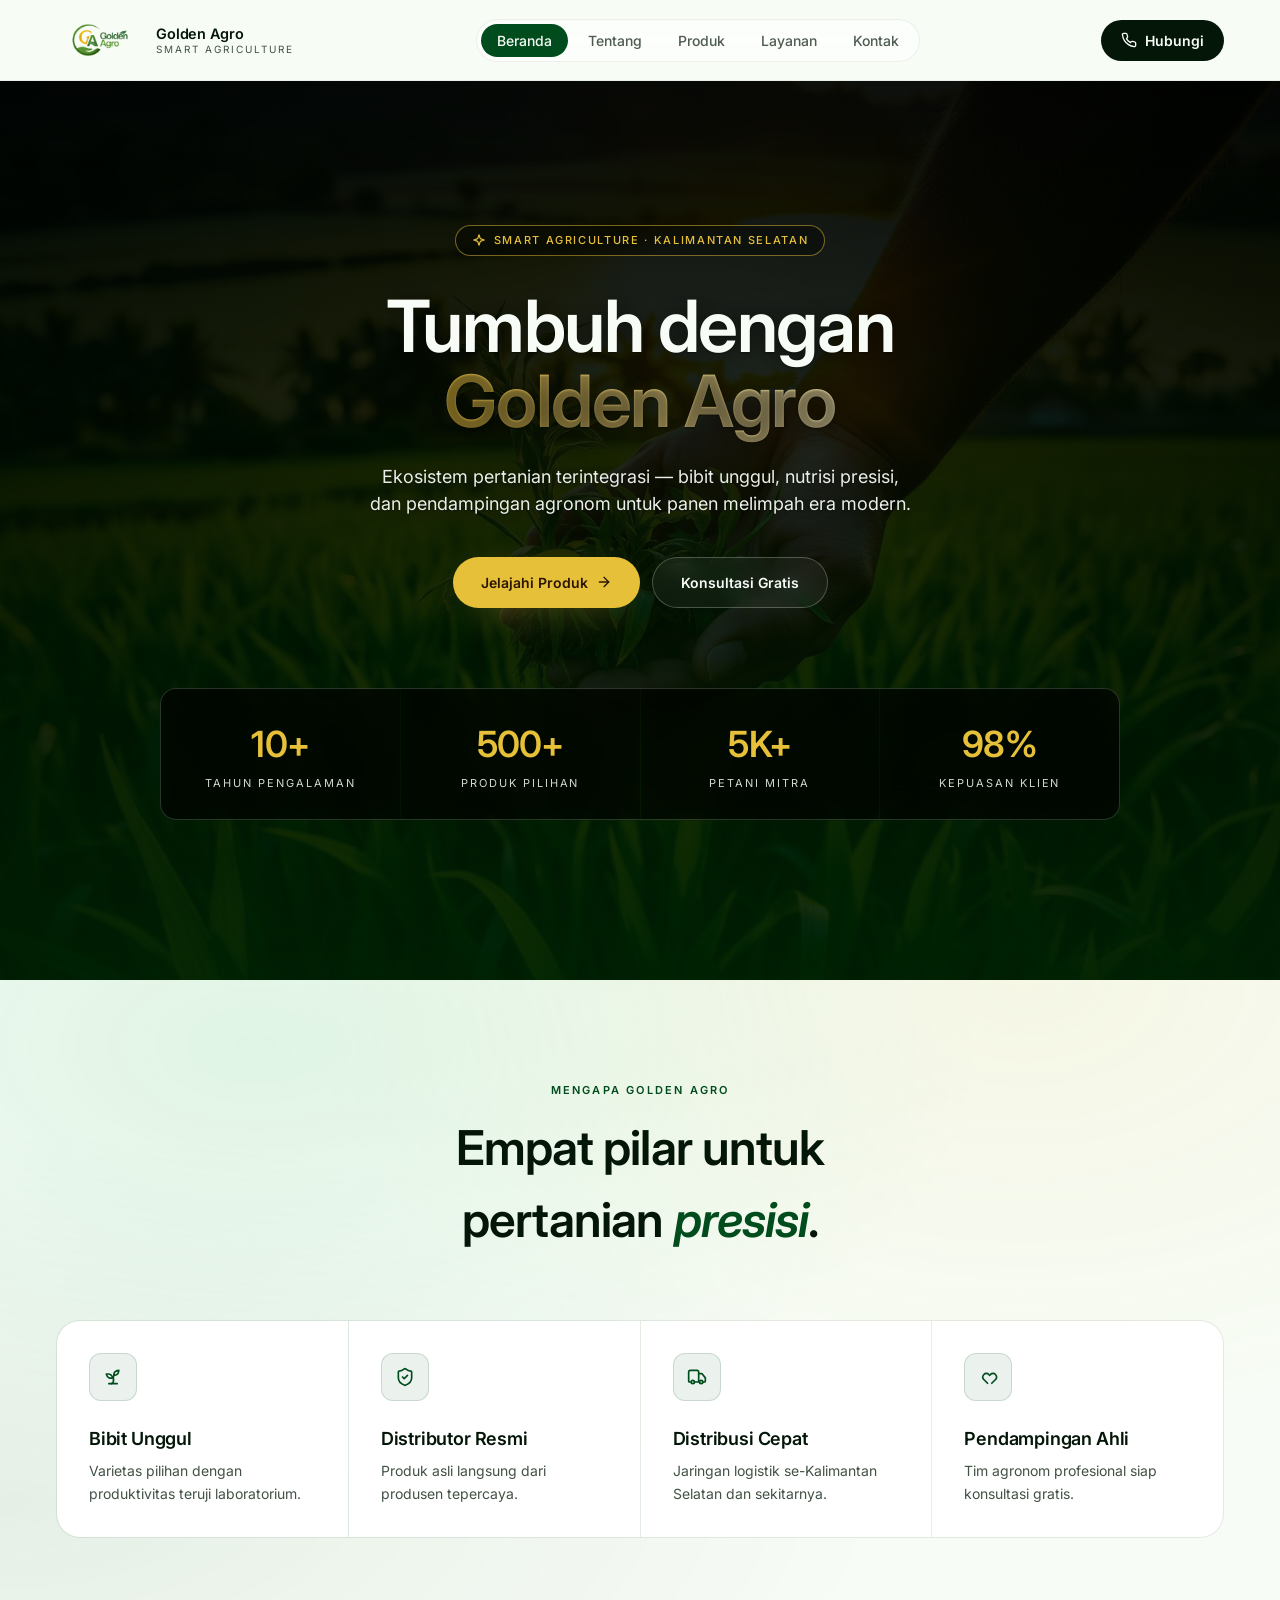
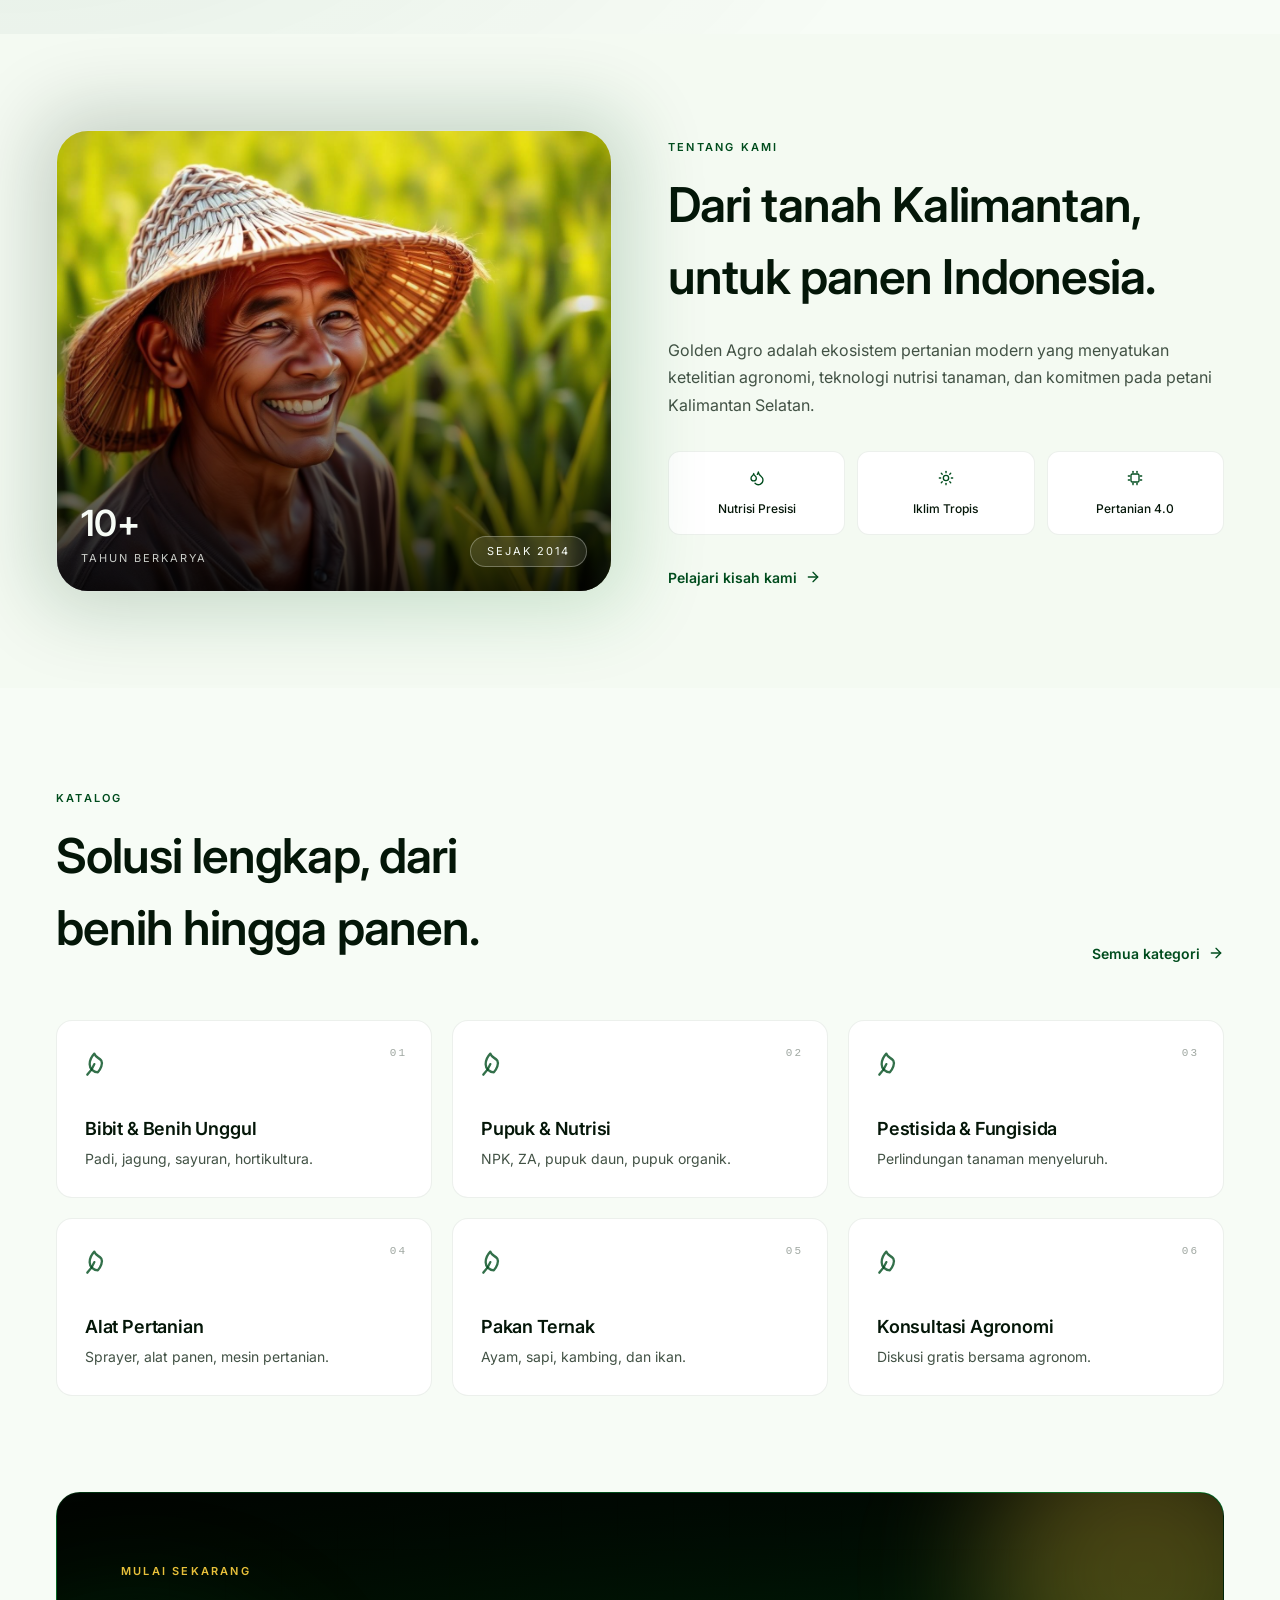
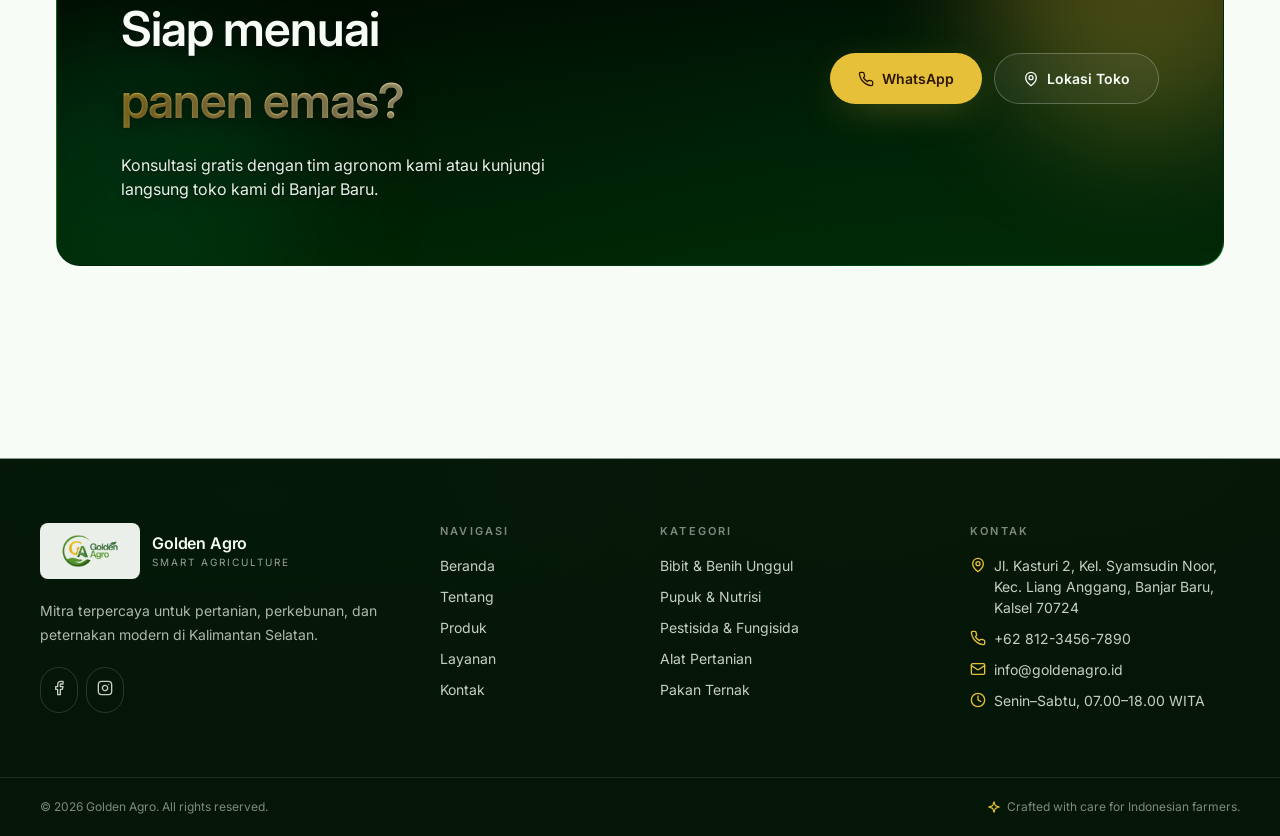
<file: index.html>
<!doctype html>
<html lang="id">
<head>
<meta charset="utf-8">
<meta name="viewport" content="width=device-width, initial-scale=1">
<title>Golden Agro — Pertanian Cerdas untuk Panen Emas</title>
<meta name="description" content="Solusi pertanian modern: bibit unggul, pupuk premium, pestisida, dan alat pertanian. Banjar Baru, Kalimantan Selatan.">
<meta property="og:title" content="Golden Agro — Pertanian Cerdas untuk Panen Emas">
<meta property="og:description" content="Solusi pertanian modern: bibit unggul, pupuk premium, pestisida, dan alat pertanian. Banjar Baru, Kalimantan Selatan.">
<meta property="og:image" content="assets/hero-farm.jpg">
<meta name="twitter:card" content="summary_large_image">
<link rel="preconnect" href="https://fonts.googleapis.com">
<link rel="preconnect" href="https://fonts.gstatic.com" crossorigin>
<link href="https://fonts.googleapis.com/css2?family=Inter:wght@400;500;600;700&display=swap" rel="stylesheet">
<link rel="icon" href="assets/golden-agro-logo.png">
<link rel="stylesheet" href="assets/styles.css">
</head>
<body>
<header class="site-header">
  <div class="container bar">
    <a href="index.html" class="brand">
      <img src="assets/golden-agro-logo.png" alt="Golden Agro logo">
      <div class="meta"><span class="name">Golden Agro</span><span class="tag">Smart Agriculture</span></div>
    </a>
    <nav class="nav-pill" data-nav><a href="index.html" class="active">Beranda</a><a href="tentang.html">Tentang</a><a href="produk.html">Produk</a><a href="layanan.html">Layanan</a><a href="kontak.html">Kontak</a></nav>
    <a class="cta-pill" href="https://wa.me/6281234567890" target="_blank" rel="noreferrer"><svg class="icon" viewBox="0 0 24 24" fill="none" stroke="currentColor" stroke-width="2" stroke-linecap="round" stroke-linejoin="round"><path d="M22 16.92v3a2 2 0 0 1-2.18 2 19.79 19.79 0 0 1-8.63-3.07 19.5 19.5 0 0 1-6-6 19.79 19.79 0 0 1-3.07-8.67A2 2 0 0 1 4.11 2h3a2 2 0 0 1 2 1.72c.127.96.361 1.903.7 2.81a2 2 0 0 1-.45 2.11L8.09 9.91a16 16 0 0 0 6 6l1.27-1.27a2 2 0 0 1 2.11-.45c.907.339 1.85.573 2.81.7A2 2 0 0 1 22 16.92z"/></svg> Hubungi</a>
    <button class="menu-btn" aria-label="menu" data-menu-toggle><svg class="icon-lg" viewBox="0 0 24 24" fill="none" stroke="currentColor" stroke-width="2" stroke-linecap="round" stroke-linejoin="round"><line x1="4" x2="20" y1="12" y2="12"/><line x1="4" x2="20" y1="6" y2="6"/><line x1="4" x2="20" y1="18" y2="18"/></svg></button>
  </div>
  <div class="mobile-nav" data-mobile-nav>
    <nav data-nav><a href="index.html" class="active">Beranda</a><a href="tentang.html">Tentang</a><a href="produk.html">Produk</a><a href="layanan.html">Layanan</a><a href="kontak.html">Kontak</a></nav>
  </div>
</header>
<main>

<section class="hero">
  <div class="hero-bg"><img src="assets/hero-farm.jpg" alt=""></div>
  <div class="hero-overlay"></div>
  <div class="bg-grid"></div>
  <div class="container">
    <span class="eyebrow"><svg class="icon-sm" viewBox="0 0 24 24" fill="none" stroke="currentColor" stroke-width="2" stroke-linecap="round" stroke-linejoin="round"><path d="m12 3-1.9 5.8a2 2 0 0 1-1.3 1.3L3 12l5.8 1.9a2 2 0 0 1 1.3 1.3L12 21l1.9-5.8a2 2 0 0 1 1.3-1.3L21 12l-5.8-1.9a2 2 0 0 1-1.3-1.3Z"/></svg> SMART AGRICULTURE · KALIMANTAN SELATAN</span>
    <h1 class="text-readable">Tumbuh dengan<br><span class="shimmer">Golden Agro</span></h1>
    <p class="text-readable">Ekosistem pertanian terintegrasi — bibit unggul, nutrisi presisi, dan pendampingan agronom untuk panen melimpah era modern.</p>
    <div class="hero-actions">
      <a class="btn btn-gold" href="produk.html">Jelajahi Produk <svg class="icon" viewBox="0 0 24 24" fill="none" stroke="currentColor" stroke-width="2" stroke-linecap="round" stroke-linejoin="round"><path d="M5 12h14"/><path d="m12 5 7 7-7 7"/></svg></a>
      <a class="btn btn-ghost" href="kontak.html">Konsultasi Gratis</a>
    </div>
    <div class="stats">
      <div class="item"><div class="n">10+</div><div class="l">Tahun Pengalaman</div></div>
      <div class="item"><div class="n">500+</div><div class="l">Produk Pilihan</div></div>
      <div class="item"><div class="n">5K+</div><div class="l">Petani Mitra</div></div>
      <div class="item"><div class="n">98%</div><div class="l">Kepuasan Klien</div></div>
    </div>
  </div>
</section>

<section class="block">
  <div class="bg-mesh-overlay"></div>
  <div class="container">
    <div class="section-head">
      <span class="kicker">Mengapa Golden Agro</span>
      <h2 class="h2">Empat pilar untuk pertanian <span class="italic">presisi</span>.</h2>
    </div>
    <div class="pillars">
      <div class="pillar"><div class="ico"><svg class="icon-lg" viewBox="0 0 24 24" fill="none" stroke="currentColor" stroke-width="2" stroke-linecap="round" stroke-linejoin="round"><path d="M7 20h10"/><path d="M10 20c5.5-2.5.8-6.4 3-10"/><path d="M9.5 9.4c1.1.8 1.8 2.2 2.3 3.7-2 .4-3.5.4-4.8-.3-1.2-.6-2.3-1.9-3-4.2 2.8-.5 4.4 0 5.5.8z"/><path d="M14.1 6a7 7 0 0 0-1.1 4c1.9-.1 3.3-.6 4.3-1.4 1-1 1.6-2.3 1.7-4.6-2.7.1-4 1-4.9 2z"/></svg></div><h3>Bibit Unggul</h3><p>Varietas pilihan dengan produktivitas teruji laboratorium.</p></div>
      <div class="pillar"><div class="ico"><svg class="icon-lg" viewBox="0 0 24 24" fill="none" stroke="currentColor" stroke-width="2" stroke-linecap="round" stroke-linejoin="round"><path d="M20 13c0 5-3.5 7.5-7.66 8.95a1 1 0 0 1-.67-.01C7.5 20.5 4 18 4 13V6a1 1 0 0 1 1-1c2 0 4.5-1.2 6.24-2.72a1.17 1.17 0 0 1 1.52 0C14.51 3.81 17 5 19 5a1 1 0 0 1 1 1z"/><path d="m9 12 2 2 4-4"/></svg></div><h3>Distributor Resmi</h3><p>Produk asli langsung dari produsen tepercaya.</p></div>
      <div class="pillar"><div class="ico"><svg class="icon-lg" viewBox="0 0 24 24" fill="none" stroke="currentColor" stroke-width="2" stroke-linecap="round" stroke-linejoin="round"><path d="M14 18V6a2 2 0 0 0-2-2H4a2 2 0 0 0-2 2v11a1 1 0 0 0 1 1h2"/><path d="M15 18H9"/><path d="M19 18h2a1 1 0 0 0 1-1v-3.65a1 1 0 0 0-.22-.624l-3.48-4.35A1 1 0 0 0 17.52 8H14"/><circle cx="17" cy="18" r="2"/><circle cx="7" cy="18" r="2"/></svg></div><h3>Distribusi Cepat</h3><p>Jaringan logistik se-Kalimantan Selatan dan sekitarnya.</p></div>
      <div class="pillar"><div class="ico"><svg class="icon-lg" viewBox="0 0 24 24" fill="none" stroke="currentColor" stroke-width="2" stroke-linecap="round" stroke-linejoin="round"><path d="M11.5 19.5 7 15a4 4 0 0 1 0-6 4 4 0 0 1 6 0l1 1 1-1a4 4 0 0 1 6 0 4 4 0 0 1 0 6l-4.5 4.5"/></svg></div><h3>Pendampingan Ahli</h3><p>Tim agronom profesional siap konsultasi gratis.</p></div>
    </div>
  </div>
</section>

<section class="block alt">
  <div class="container about">
    <div class="about-img">
      <div class="glow"></div>
      <div class="frame">
        <img src="assets/farmer.jpg" alt="Petani mitra Golden Agro" loading="lazy">
        <div class="veil"></div>
        <div class="badge-row">
          <div><div class="big-n">10+</div><div class="small">Tahun Berkarya</div></div>
          <div class="chip">Sejak 2014</div>
        </div>
      </div>
    </div>
    <div class="about-text">
      <span class="kicker">Tentang Kami</span>
      <h2 class="h2">Dari tanah Kalimantan, untuk panen Indonesia.</h2>
      <p>Golden Agro adalah ekosistem pertanian modern yang menyatukan ketelitian agronomi, teknologi nutrisi tanaman, dan komitmen pada petani Kalimantan Selatan.</p>
      <div class="about-bullets">
        <div class="b"><svg class="icon" viewBox="0 0 24 24" fill="none" stroke="currentColor" stroke-width="2" stroke-linecap="round" stroke-linejoin="round"><path d="M7 16.3c2.2 0 4-1.83 4-4.05 0-1.16-.57-2.26-1.71-3.19S7.29 6.75 7 5.3c-.29 1.45-1.14 2.84-2.29 3.76S3 11.1 3 12.25c0 2.22 1.8 4.05 4 4.05z"/><path d="M12.56 6.6A10.97 10.97 0 0 0 14 3.02c.5 2.5 2 4.9 4 6.5s3 3.5 3 5.5a6.98 6.98 0 0 1-11.91 4.97"/></svg><div class="t">Nutrisi Presisi</div></div>
        <div class="b"><svg class="icon" viewBox="0 0 24 24" fill="none" stroke="currentColor" stroke-width="2" stroke-linecap="round" stroke-linejoin="round"><circle cx="12" cy="12" r="4"/><path d="M12 2v2"/><path d="M12 20v2"/><path d="m4.93 4.93 1.41 1.41"/><path d="m17.66 17.66 1.41 1.41"/><path d="M2 12h2"/><path d="M20 12h2"/><path d="m6.34 17.66-1.41 1.41"/><path d="m19.07 4.93-1.41 1.41"/></svg><div class="t">Iklim Tropis</div></div>
        <div class="b"><svg class="icon" viewBox="0 0 24 24" fill="none" stroke="currentColor" stroke-width="2" stroke-linecap="round" stroke-linejoin="round"><rect x="6" y="6" width="12" height="12" rx="2"/><path d="M9 2v2"/><path d="M15 2v2"/><path d="M9 20v2"/><path d="M15 20v2"/><path d="M2 9h2"/><path d="M2 15h2"/><path d="M20 9h2"/><path d="M20 15h2"/></svg><div class="t">Pertanian 4.0</div></div>
      </div>
      <a class="link-arrow" href="tentang.html">Pelajari kisah kami <svg class="icon" viewBox="0 0 24 24" fill="none" stroke="currentColor" stroke-width="2" stroke-linecap="round" stroke-linejoin="round"><path d="M5 12h14"/><path d="m12 5 7 7-7 7"/></svg></a>
    </div>
  </div>
</section>

<section class="block">
  <div class="container">
    <div class="row-head">
      <div style="max-width:560px">
        <span class="kicker">Katalog</span>
        <h2 class="h2" style="margin-top:12px">Solusi lengkap, dari benih hingga panen.</h2>
      </div>
      <a class="link-arrow" href="produk.html">Semua kategori <svg class="icon" viewBox="0 0 24 24" fill="none" stroke="currentColor" stroke-width="2" stroke-linecap="round" stroke-linejoin="round"><path d="M5 12h14"/><path d="m12 5 7 7-7 7"/></svg></a>
    </div>
    <div class="cards">
<div class="card"><div class="num">01</div><div class="leaf"><svg viewBox="0 0 24 24" fill="none" stroke="currentColor" stroke-width="2" stroke-linecap="round" stroke-linejoin="round" width="28" height="28"><path d="M11 20A7 7 0 0 1 4 13c0-2 .7-5.5 4-9 1.5 4 4 3 6 6 1.5 2.5-.5 7-3 10z"/><path d="M2 22c2.5-2.5 4.5-5 6-9"/></svg></div><h3>Bibit & Benih Unggul</h3><p>Padi, jagung, sayuran, hortikultura.</p></div><div class="card"><div class="num">02</div><div class="leaf"><svg viewBox="0 0 24 24" fill="none" stroke="currentColor" stroke-width="2" stroke-linecap="round" stroke-linejoin="round" width="28" height="28"><path d="M11 20A7 7 0 0 1 4 13c0-2 .7-5.5 4-9 1.5 4 4 3 6 6 1.5 2.5-.5 7-3 10z"/><path d="M2 22c2.5-2.5 4.5-5 6-9"/></svg></div><h3>Pupuk & Nutrisi</h3><p>NPK, ZA, pupuk daun, pupuk organik.</p></div><div class="card"><div class="num">03</div><div class="leaf"><svg viewBox="0 0 24 24" fill="none" stroke="currentColor" stroke-width="2" stroke-linecap="round" stroke-linejoin="round" width="28" height="28"><path d="M11 20A7 7 0 0 1 4 13c0-2 .7-5.5 4-9 1.5 4 4 3 6 6 1.5 2.5-.5 7-3 10z"/><path d="M2 22c2.5-2.5 4.5-5 6-9"/></svg></div><h3>Pestisida & Fungisida</h3><p>Perlindungan tanaman menyeluruh.</p></div><div class="card"><div class="num">04</div><div class="leaf"><svg viewBox="0 0 24 24" fill="none" stroke="currentColor" stroke-width="2" stroke-linecap="round" stroke-linejoin="round" width="28" height="28"><path d="M11 20A7 7 0 0 1 4 13c0-2 .7-5.5 4-9 1.5 4 4 3 6 6 1.5 2.5-.5 7-3 10z"/><path d="M2 22c2.5-2.5 4.5-5 6-9"/></svg></div><h3>Alat Pertanian</h3><p>Sprayer, alat panen, mesin pertanian.</p></div><div class="card"><div class="num">05</div><div class="leaf"><svg viewBox="0 0 24 24" fill="none" stroke="currentColor" stroke-width="2" stroke-linecap="round" stroke-linejoin="round" width="28" height="28"><path d="M11 20A7 7 0 0 1 4 13c0-2 .7-5.5 4-9 1.5 4 4 3 6 6 1.5 2.5-.5 7-3 10z"/><path d="M2 22c2.5-2.5 4.5-5 6-9"/></svg></div><h3>Pakan Ternak</h3><p>Ayam, sapi, kambing, dan ikan.</p></div><div class="card"><div class="num">06</div><div class="leaf"><svg viewBox="0 0 24 24" fill="none" stroke="currentColor" stroke-width="2" stroke-linecap="round" stroke-linejoin="round" width="28" height="28"><path d="M11 20A7 7 0 0 1 4 13c0-2 .7-5.5 4-9 1.5 4 4 3 6 6 1.5 2.5-.5 7-3 10z"/><path d="M2 22c2.5-2.5 4.5-5 6-9"/></svg></div><h3>Konsultasi Agronomi</h3><p>Diskusi gratis bersama agronom.</p></div>
    </div>
  </div>
</section>

<section class="container" style="padding-bottom:96px">
  <div class="cta-wrap">
    <div class="hero-overlay"></div>
    <div class="bg-grid"></div>
    <div class="blob a"></div>
    <div class="blob b"></div>
    <div class="cta-inner">
      <div>
        <span class="kicker-gold">Mulai sekarang</span>
        <h2 class="text-readable">Siap menuai <span class="shimmer">panen emas?</span></h2>
        <p class="desc text-readable">Konsultasi gratis dengan tim agronom kami atau kunjungi langsung toko kami di Banjar Baru.</p>
      </div>
      <div class="cta-actions">
        <a class="btn btn-gold" href="https://wa.me/6281234567890" target="_blank" rel="noreferrer"><svg class="icon" viewBox="0 0 24 24" fill="none" stroke="currentColor" stroke-width="2" stroke-linecap="round" stroke-linejoin="round"><path d="M22 16.92v3a2 2 0 0 1-2.18 2 19.79 19.79 0 0 1-8.63-3.07 19.5 19.5 0 0 1-6-6 19.79 19.79 0 0 1-3.07-8.67A2 2 0 0 1 4.11 2h3a2 2 0 0 1 2 1.72c.127.96.361 1.903.7 2.81a2 2 0 0 1-.45 2.11L8.09 9.91a16 16 0 0 0 6 6l1.27-1.27a2 2 0 0 1 2.11-.45c.907.339 1.85.573 2.81.7A2 2 0 0 1 22 16.92z"/></svg> WhatsApp</a>
        <a class="btn btn-ghost" href="kontak.html"><svg class="icon" viewBox="0 0 24 24" fill="none" stroke="currentColor" stroke-width="2" stroke-linecap="round" stroke-linejoin="round"><path d="M20 10c0 6-8 12-8 12s-8-6-8-12a8 8 0 0 1 16 0Z"/><circle cx="12" cy="10" r="3"/></svg> Lokasi Toko</a>
      </div>
    </div>
  </div>
</section>

</main>
<footer class="site-footer">
  <div class="mesh"></div>
  <div class="container grid">
    <div>
      <div class="brand" style="color:var(--background)">
        <img src="assets/golden-agro-logo.png" alt="Golden Agro logo">
        <div><div style="font-weight:600;letter-spacing:-.01em">Golden Agro</div><div style="font-size:10px;text-transform:uppercase;letter-spacing:.2em;color:color-mix(in oklab,var(--background) 60%,transparent)">Smart Agriculture</div></div>
      </div>
      <p class="lead">Mitra terpercaya untuk pertanian, perkebunan, dan peternakan modern di Kalimantan Selatan.</p>
      <div class="socials">
        <a href="#" aria-label="Facebook"><svg class="icon" viewBox="0 0 24 24" fill="none" stroke="currentColor" stroke-width="2" stroke-linecap="round" stroke-linejoin="round"><path d="M18 2h-3a5 5 0 0 0-5 5v3H7v4h3v8h4v-8h3l1-4h-4V7a1 1 0 0 1 1-1h3z"/></svg></a>
        <a href="#" aria-label="Instagram"><svg class="icon" viewBox="0 0 24 24" fill="none" stroke="currentColor" stroke-width="2" stroke-linecap="round" stroke-linejoin="round"><rect width="20" height="20" x="2" y="2" rx="5"/><path d="M16 11.37A4 4 0 1 1 12.63 8 4 4 0 0 1 16 11.37z"/><line x1="17.5" x2="17.51" y1="6.5" y2="6.5"/></svg></a>
      </div>
    </div>
    <div>
      <h4>Navigasi</h4>
      <ul>
        <li><a href="index.html">Beranda</a></li>
        <li><a href="tentang.html">Tentang</a></li>
        <li><a href="produk.html">Produk</a></li>
        <li><a href="layanan.html">Layanan</a></li>
        <li><a href="kontak.html">Kontak</a></li>
      </ul>
    </div>
    <div>
      <h4>Kategori</h4>
      <ul>
        <li>Bibit & Benih Unggul</li><li>Pupuk & Nutrisi</li><li>Pestisida & Fungisida</li><li>Alat Pertanian</li><li>Pakan Ternak</li>
      </ul>
    </div>
    <div>
      <h4>Kontak</h4>
      <ul class="contact-list">
        <li><svg class="icon" viewBox="0 0 24 24" fill="none" stroke="currentColor" stroke-width="2" stroke-linecap="round" stroke-linejoin="round"><path d="M20 10c0 6-8 12-8 12s-8-6-8-12a8 8 0 0 1 16 0Z"/><circle cx="12" cy="10" r="3"/></svg><span>Jl. Kasturi 2, Kel. Syamsudin Noor, Kec. Liang Anggang, Banjar Baru, Kalsel 70724</span></li>
        <li><svg class="icon" viewBox="0 0 24 24" fill="none" stroke="currentColor" stroke-width="2" stroke-linecap="round" stroke-linejoin="round"><path d="M22 16.92v3a2 2 0 0 1-2.18 2 19.79 19.79 0 0 1-8.63-3.07 19.5 19.5 0 0 1-6-6 19.79 19.79 0 0 1-3.07-8.67A2 2 0 0 1 4.11 2h3a2 2 0 0 1 2 1.72c.127.96.361 1.903.7 2.81a2 2 0 0 1-.45 2.11L8.09 9.91a16 16 0 0 0 6 6l1.27-1.27a2 2 0 0 1 2.11-.45c.907.339 1.85.573 2.81.7A2 2 0 0 1 22 16.92z"/></svg><span>+62 812-3456-7890</span></li>
        <li><svg class="icon" viewBox="0 0 24 24" fill="none" stroke="currentColor" stroke-width="2" stroke-linecap="round" stroke-linejoin="round"><rect width="20" height="16" x="2" y="4" rx="2"/><path d="m22 7-8.97 5.7a1.94 1.94 0 0 1-2.06 0L2 7"/></svg><span>info@goldenagro.id</span></li>
        <li><svg class="icon" viewBox="0 0 24 24" fill="none" stroke="currentColor" stroke-width="2" stroke-linecap="round" stroke-linejoin="round"><circle cx="12" cy="12" r="10"/><polyline points="12 6 12 12 16 14"/></svg><span>Senin–Sabtu, 07.00–18.00 WITA</span></li>
      </ul>
    </div>
  </div>
  <div class="bottom">
    <div class="container row">
      <span>© <span data-year></span> Golden Agro. All rights reserved.</span>
      <span class="right"><svg class="icon-sm" viewBox="0 0 24 24" fill="none" stroke="currentColor" stroke-width="2" stroke-linecap="round" stroke-linejoin="round"><path d="m12 3-1.9 5.8a2 2 0 0 1-1.3 1.3L3 12l5.8 1.9a2 2 0 0 1 1.3 1.3L12 21l1.9-5.8a2 2 0 0 1 1.3-1.3L21 12l-5.8-1.9a2 2 0 0 1-1.3-1.3Z"/></svg> Crafted with care for Indonesian farmers.</span>
    </div>
  </div>
</footer>
<script src="assets/main.js" defer></script>
</body>
</html>
</file>
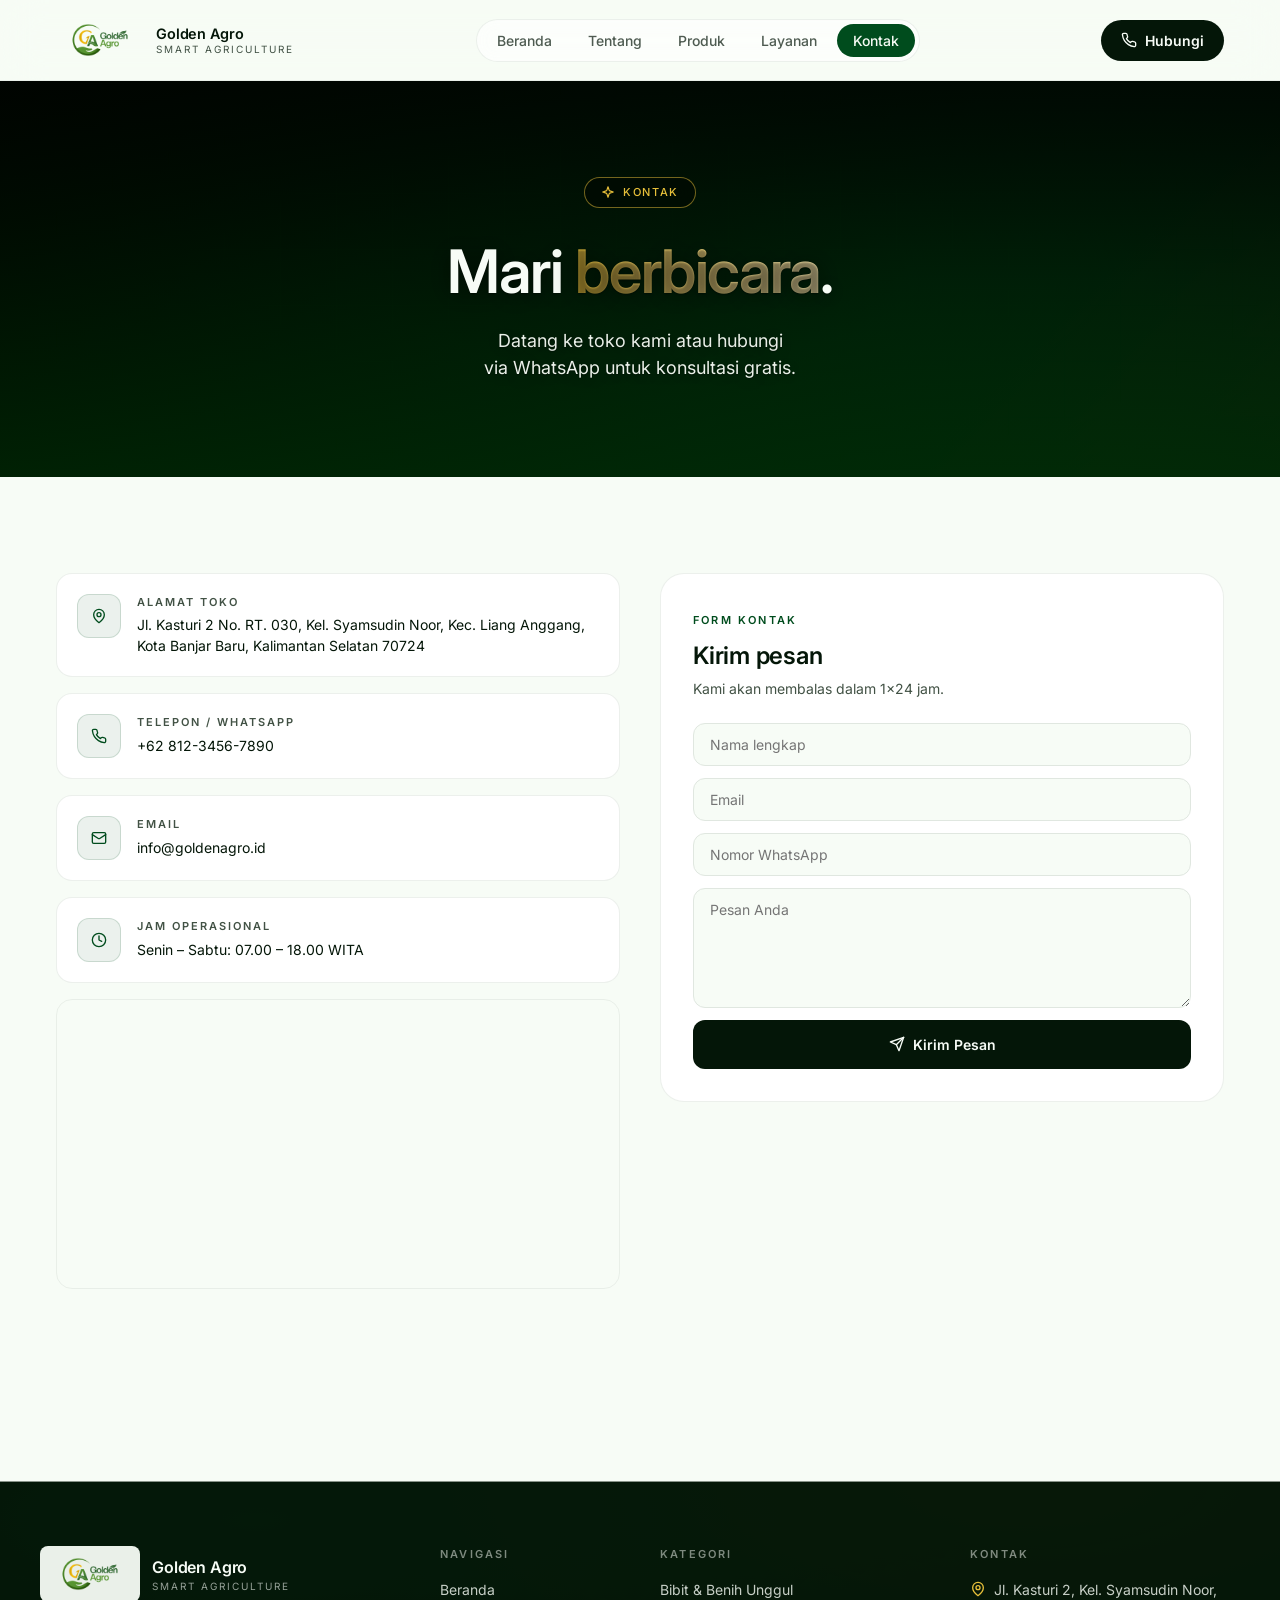
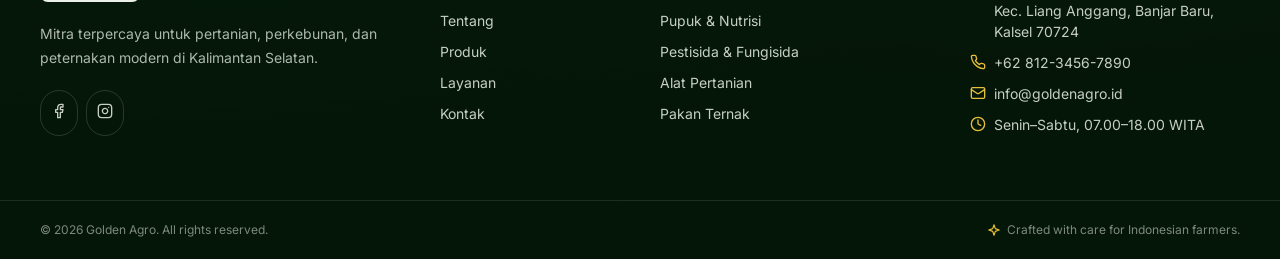
<file: kontak.html>
<!doctype html>
<html lang="id">
<head>
<meta charset="utf-8">
<meta name="viewport" content="width=device-width, initial-scale=1">
<title>Kontak — Golden Agro</title>
<meta name="description" content="Hubungi Golden Agro di Banjar Baru, Kalimantan Selatan.">
<meta property="og:title" content="Kontak — Golden Agro">
<meta property="og:description" content="Hubungi Golden Agro di Banjar Baru, Kalimantan Selatan.">
<meta property="og:image" content="assets/hero-farm.jpg">
<meta name="twitter:card" content="summary_large_image">
<link rel="preconnect" href="https://fonts.googleapis.com">
<link rel="preconnect" href="https://fonts.gstatic.com" crossorigin>
<link href="https://fonts.googleapis.com/css2?family=Inter:wght@400;500;600;700&display=swap" rel="stylesheet">
<link rel="icon" href="assets/golden-agro-logo.png">
<link rel="stylesheet" href="assets/styles.css">
</head>
<body>
<header class="site-header">
  <div class="container bar">
    <a href="index.html" class="brand">
      <img src="assets/golden-agro-logo.png" alt="Golden Agro logo">
      <div class="meta"><span class="name">Golden Agro</span><span class="tag">Smart Agriculture</span></div>
    </a>
    <nav class="nav-pill" data-nav><a href="index.html">Beranda</a><a href="tentang.html">Tentang</a><a href="produk.html">Produk</a><a href="layanan.html">Layanan</a><a href="kontak.html" class="active">Kontak</a></nav>
    <a class="cta-pill" href="https://wa.me/6281234567890" target="_blank" rel="noreferrer"><svg class="icon" viewBox="0 0 24 24" fill="none" stroke="currentColor" stroke-width="2" stroke-linecap="round" stroke-linejoin="round"><path d="M22 16.92v3a2 2 0 0 1-2.18 2 19.79 19.79 0 0 1-8.63-3.07 19.5 19.5 0 0 1-6-6 19.79 19.79 0 0 1-3.07-8.67A2 2 0 0 1 4.11 2h3a2 2 0 0 1 2 1.72c.127.96.361 1.903.7 2.81a2 2 0 0 1-.45 2.11L8.09 9.91a16 16 0 0 0 6 6l1.27-1.27a2 2 0 0 1 2.11-.45c.907.339 1.85.573 2.81.7A2 2 0 0 1 22 16.92z"/></svg> Hubungi</a>
    <button class="menu-btn" aria-label="menu" data-menu-toggle><svg class="icon-lg" viewBox="0 0 24 24" fill="none" stroke="currentColor" stroke-width="2" stroke-linecap="round" stroke-linejoin="round"><line x1="4" x2="20" y1="12" y2="12"/><line x1="4" x2="20" y1="6" y2="6"/><line x1="4" x2="20" y1="18" y2="18"/></svg></button>
  </div>
  <div class="mobile-nav" data-mobile-nav>
    <nav data-nav><a href="index.html">Beranda</a><a href="tentang.html">Tentang</a><a href="produk.html">Produk</a><a href="layanan.html">Layanan</a><a href="kontak.html" class="active">Kontak</a></nav>
  </div>
</header>
<main>

<section class="hero page-hero" style="background:var(--gradient-hero)">
  <div class="hero-overlay"></div>
  <div class="bg-grid"></div>
  <div class="container">
    <span class="eyebrow"><svg class="icon-sm" viewBox="0 0 24 24" fill="none" stroke="currentColor" stroke-width="2" stroke-linecap="round" stroke-linejoin="round"><path d="m12 3-1.9 5.8a2 2 0 0 1-1.3 1.3L3 12l5.8 1.9a2 2 0 0 1 1.3 1.3L12 21l1.9-5.8a2 2 0 0 1 1.3-1.3L21 12l-5.8-1.9a2 2 0 0 1-1.3-1.3Z"/></svg> KONTAK</span>
    <h1 class="text-readable">Mari <span class="shimmer">berbicara</span>.</h1>
    <p class="text-readable">Datang ke toko kami atau hubungi via WhatsApp untuk konsultasi gratis.</p>
  </div>
</section>

<section class="block">
  <div class="container contact-grid">
    <div>
      <div class="info-card"><div class="ico"><svg class="icon" viewBox="0 0 24 24" fill="none" stroke="currentColor" stroke-width="2" stroke-linecap="round" stroke-linejoin="round"><path d="M20 10c0 6-8 12-8 12s-8-6-8-12a8 8 0 0 1 16 0Z"/><circle cx="12" cy="10" r="3"/></svg></div><div><h3>Alamat Toko</h3><p>Jl. Kasturi 2 No. RT. 030, Kel. Syamsudin Noor, Kec. Liang Anggang, Kota Banjar Baru, Kalimantan Selatan 70724</p></div></div>
      <div class="info-card"><div class="ico"><svg class="icon" viewBox="0 0 24 24" fill="none" stroke="currentColor" stroke-width="2" stroke-linecap="round" stroke-linejoin="round"><path d="M22 16.92v3a2 2 0 0 1-2.18 2 19.79 19.79 0 0 1-8.63-3.07 19.5 19.5 0 0 1-6-6 19.79 19.79 0 0 1-3.07-8.67A2 2 0 0 1 4.11 2h3a2 2 0 0 1 2 1.72c.127.96.361 1.903.7 2.81a2 2 0 0 1-.45 2.11L8.09 9.91a16 16 0 0 0 6 6l1.27-1.27a2 2 0 0 1 2.11-.45c.907.339 1.85.573 2.81.7A2 2 0 0 1 22 16.92z"/></svg></div><div><h3>Telepon / WhatsApp</h3><p>+62 812-3456-7890</p></div></div>
      <div class="info-card"><div class="ico"><svg class="icon" viewBox="0 0 24 24" fill="none" stroke="currentColor" stroke-width="2" stroke-linecap="round" stroke-linejoin="round"><rect width="20" height="16" x="2" y="4" rx="2"/><path d="m22 7-8.97 5.7a1.94 1.94 0 0 1-2.06 0L2 7"/></svg></div><div><h3>Email</h3><p>info@goldenagro.id</p></div></div>
      <div class="info-card"><div class="ico"><svg class="icon" viewBox="0 0 24 24" fill="none" stroke="currentColor" stroke-width="2" stroke-linecap="round" stroke-linejoin="round"><circle cx="12" cy="12" r="10"/><polyline points="12 6 12 12 16 14"/></svg></div><div><h3>Jam Operasional</h3><p>Senin – Sabtu: 07.00 – 18.00 WITA</p></div></div>
      <div class="map-wrap">
        <iframe title="Lokasi Golden Agro" src="https://www.google.com/maps?q=Jl.+Kasturi+2,+Syamsudin+Noor,+Liang+Anggang,+Banjar+Baru,+Kalimantan+Selatan&output=embed" loading="lazy"></iframe>
      </div>
    </div>
    <form class="contact-form" data-contact-form>
      <span class="kicker">Form Kontak</span>
      <h2>Kirim pesan</h2>
      <p class="sub">Kami akan membalas dalam 1×24 jam.</p>
      <div class="fields">
        <input required placeholder="Nama lengkap">
        <input required type="email" placeholder="Email">
        <input required placeholder="Nomor WhatsApp">
        <textarea required rows="5" placeholder="Pesan Anda"></textarea>
        <button type="submit" class="btn btn-dark"><svg class="icon" viewBox="0 0 24 24" fill="none" stroke="currentColor" stroke-width="2" stroke-linecap="round" stroke-linejoin="round"><path d="m22 2-7 20-4-9-9-4Z"/><path d="M22 2 11 13"/></svg> Kirim Pesan</button>
        <p class="form-msg" data-form-msg>Terima kasih! Pesan Anda telah terkirim.</p>
      </div>
    </form>
  </div>
</section>

</main>
<footer class="site-footer">
  <div class="mesh"></div>
  <div class="container grid">
    <div>
      <div class="brand" style="color:var(--background)">
        <img src="assets/golden-agro-logo.png" alt="Golden Agro logo">
        <div><div style="font-weight:600;letter-spacing:-.01em">Golden Agro</div><div style="font-size:10px;text-transform:uppercase;letter-spacing:.2em;color:color-mix(in oklab,var(--background) 60%,transparent)">Smart Agriculture</div></div>
      </div>
      <p class="lead">Mitra terpercaya untuk pertanian, perkebunan, dan peternakan modern di Kalimantan Selatan.</p>
      <div class="socials">
        <a href="#" aria-label="Facebook"><svg class="icon" viewBox="0 0 24 24" fill="none" stroke="currentColor" stroke-width="2" stroke-linecap="round" stroke-linejoin="round"><path d="M18 2h-3a5 5 0 0 0-5 5v3H7v4h3v8h4v-8h3l1-4h-4V7a1 1 0 0 1 1-1h3z"/></svg></a>
        <a href="#" aria-label="Instagram"><svg class="icon" viewBox="0 0 24 24" fill="none" stroke="currentColor" stroke-width="2" stroke-linecap="round" stroke-linejoin="round"><rect width="20" height="20" x="2" y="2" rx="5"/><path d="M16 11.37A4 4 0 1 1 12.63 8 4 4 0 0 1 16 11.37z"/><line x1="17.5" x2="17.51" y1="6.5" y2="6.5"/></svg></a>
      </div>
    </div>
    <div>
      <h4>Navigasi</h4>
      <ul>
        <li><a href="index.html">Beranda</a></li>
        <li><a href="tentang.html">Tentang</a></li>
        <li><a href="produk.html">Produk</a></li>
        <li><a href="layanan.html">Layanan</a></li>
        <li><a href="kontak.html">Kontak</a></li>
      </ul>
    </div>
    <div>
      <h4>Kategori</h4>
      <ul>
        <li>Bibit & Benih Unggul</li><li>Pupuk & Nutrisi</li><li>Pestisida & Fungisida</li><li>Alat Pertanian</li><li>Pakan Ternak</li>
      </ul>
    </div>
    <div>
      <h4>Kontak</h4>
      <ul class="contact-list">
        <li><svg class="icon" viewBox="0 0 24 24" fill="none" stroke="currentColor" stroke-width="2" stroke-linecap="round" stroke-linejoin="round"><path d="M20 10c0 6-8 12-8 12s-8-6-8-12a8 8 0 0 1 16 0Z"/><circle cx="12" cy="10" r="3"/></svg><span>Jl. Kasturi 2, Kel. Syamsudin Noor, Kec. Liang Anggang, Banjar Baru, Kalsel 70724</span></li>
        <li><svg class="icon" viewBox="0 0 24 24" fill="none" stroke="currentColor" stroke-width="2" stroke-linecap="round" stroke-linejoin="round"><path d="M22 16.92v3a2 2 0 0 1-2.18 2 19.79 19.79 0 0 1-8.63-3.07 19.5 19.5 0 0 1-6-6 19.79 19.79 0 0 1-3.07-8.67A2 2 0 0 1 4.11 2h3a2 2 0 0 1 2 1.72c.127.96.361 1.903.7 2.81a2 2 0 0 1-.45 2.11L8.09 9.91a16 16 0 0 0 6 6l1.27-1.27a2 2 0 0 1 2.11-.45c.907.339 1.85.573 2.81.7A2 2 0 0 1 22 16.92z"/></svg><span>+62 812-3456-7890</span></li>
        <li><svg class="icon" viewBox="0 0 24 24" fill="none" stroke="currentColor" stroke-width="2" stroke-linecap="round" stroke-linejoin="round"><rect width="20" height="16" x="2" y="4" rx="2"/><path d="m22 7-8.97 5.7a1.94 1.94 0 0 1-2.06 0L2 7"/></svg><span>info@goldenagro.id</span></li>
        <li><svg class="icon" viewBox="0 0 24 24" fill="none" stroke="currentColor" stroke-width="2" stroke-linecap="round" stroke-linejoin="round"><circle cx="12" cy="12" r="10"/><polyline points="12 6 12 12 16 14"/></svg><span>Senin–Sabtu, 07.00–18.00 WITA</span></li>
      </ul>
    </div>
  </div>
  <div class="bottom">
    <div class="container row">
      <span>© <span data-year></span> Golden Agro. All rights reserved.</span>
      <span class="right"><svg class="icon-sm" viewBox="0 0 24 24" fill="none" stroke="currentColor" stroke-width="2" stroke-linecap="round" stroke-linejoin="round"><path d="m12 3-1.9 5.8a2 2 0 0 1-1.3 1.3L3 12l5.8 1.9a2 2 0 0 1 1.3 1.3L12 21l1.9-5.8a2 2 0 0 1 1.3-1.3L21 12l-5.8-1.9a2 2 0 0 1-1.3-1.3Z"/></svg> Crafted with care for Indonesian farmers.</span>
    </div>
  </div>
</footer>
<script src="assets/main.js" defer></script>
</body>
</html>
</file>
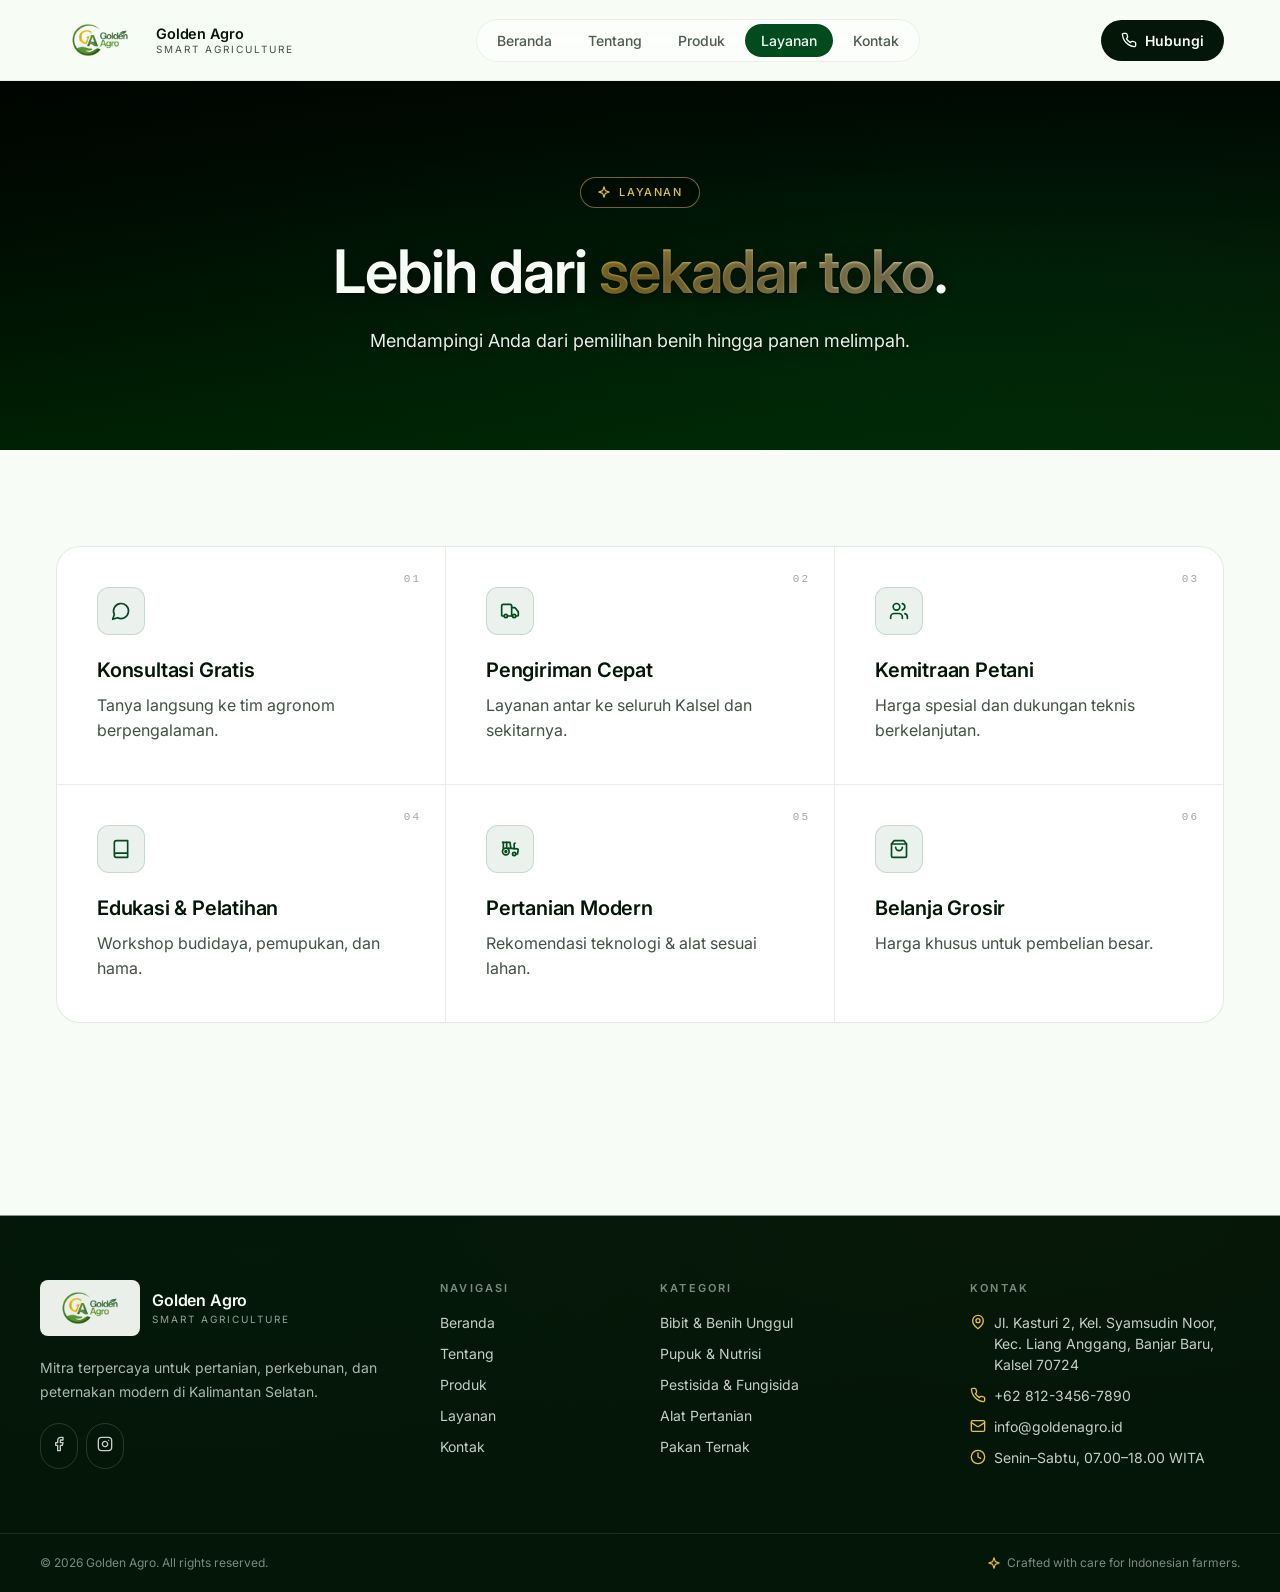
<file: layanan.html>
<!doctype html>
<html lang="id">
<head>
<meta charset="utf-8">
<meta name="viewport" content="width=device-width, initial-scale=1">
<title>Layanan — Golden Agro</title>
<meta name="description" content="Konsultasi gratis, pengiriman, kemitraan, dan edukasi pertanian.">
<meta property="og:title" content="Layanan — Golden Agro">
<meta property="og:description" content="Konsultasi gratis, pengiriman, kemitraan, dan edukasi pertanian.">
<meta property="og:image" content="assets/hero-farm.jpg">
<meta name="twitter:card" content="summary_large_image">
<link rel="preconnect" href="https://fonts.googleapis.com">
<link rel="preconnect" href="https://fonts.gstatic.com" crossorigin>
<link href="https://fonts.googleapis.com/css2?family=Inter:wght@400;500;600;700&display=swap" rel="stylesheet">
<link rel="icon" href="assets/golden-agro-logo.png">
<link rel="stylesheet" href="assets/styles.css">
</head>
<body>
<header class="site-header">
  <div class="container bar">
    <a href="index.html" class="brand">
      <img src="assets/golden-agro-logo.png" alt="Golden Agro logo">
      <div class="meta"><span class="name">Golden Agro</span><span class="tag">Smart Agriculture</span></div>
    </a>
    <nav class="nav-pill" data-nav><a href="index.html">Beranda</a><a href="tentang.html">Tentang</a><a href="produk.html">Produk</a><a href="layanan.html" class="active">Layanan</a><a href="kontak.html">Kontak</a></nav>
    <a class="cta-pill" href="https://wa.me/6281234567890" target="_blank" rel="noreferrer"><svg class="icon" viewBox="0 0 24 24" fill="none" stroke="currentColor" stroke-width="2" stroke-linecap="round" stroke-linejoin="round"><path d="M22 16.92v3a2 2 0 0 1-2.18 2 19.79 19.79 0 0 1-8.63-3.07 19.5 19.5 0 0 1-6-6 19.79 19.79 0 0 1-3.07-8.67A2 2 0 0 1 4.11 2h3a2 2 0 0 1 2 1.72c.127.96.361 1.903.7 2.81a2 2 0 0 1-.45 2.11L8.09 9.91a16 16 0 0 0 6 6l1.27-1.27a2 2 0 0 1 2.11-.45c.907.339 1.85.573 2.81.7A2 2 0 0 1 22 16.92z"/></svg> Hubungi</a>
    <button class="menu-btn" aria-label="menu" data-menu-toggle><svg class="icon-lg" viewBox="0 0 24 24" fill="none" stroke="currentColor" stroke-width="2" stroke-linecap="round" stroke-linejoin="round"><line x1="4" x2="20" y1="12" y2="12"/><line x1="4" x2="20" y1="6" y2="6"/><line x1="4" x2="20" y1="18" y2="18"/></svg></button>
  </div>
  <div class="mobile-nav" data-mobile-nav>
    <nav data-nav><a href="index.html">Beranda</a><a href="tentang.html">Tentang</a><a href="produk.html">Produk</a><a href="layanan.html" class="active">Layanan</a><a href="kontak.html">Kontak</a></nav>
  </div>
</header>
<main>

<section class="hero page-hero" style="background:var(--gradient-hero)">
  <div class="hero-overlay"></div>
  <div class="bg-grid"></div>
  <div class="container">
    <span class="eyebrow"><svg class="icon-sm" viewBox="0 0 24 24" fill="none" stroke="currentColor" stroke-width="2" stroke-linecap="round" stroke-linejoin="round"><path d="m12 3-1.9 5.8a2 2 0 0 1-1.3 1.3L3 12l5.8 1.9a2 2 0 0 1 1.3 1.3L12 21l1.9-5.8a2 2 0 0 1 1.3-1.3L21 12l-5.8-1.9a2 2 0 0 1-1.3-1.3Z"/></svg> LAYANAN</span>
    <h1 class="text-readable">Lebih dari <span class="shimmer">sekadar toko</span>.</h1>
    <p class="text-readable">Mendampingi Anda dari pemilihan benih hingga panen melimpah.</p>
  </div>
</section>

<section class="block">
  <div class="container">
    <div class="tiles">
<div class="tile" style="padding:40px"><div class="num">01</div><div class="ico"><svg class="icon-lg" viewBox="0 0 24 24" fill="none" stroke="currentColor" stroke-width="2" stroke-linecap="round" stroke-linejoin="round"><path d="M7.9 20A9 9 0 1 0 4 16.1L2 22z"/></svg></div><h3>Konsultasi Gratis</h3><p>Tanya langsung ke tim agronom berpengalaman.</p></div><div class="tile" style="padding:40px"><div class="num">02</div><div class="ico"><svg class="icon-lg" viewBox="0 0 24 24" fill="none" stroke="currentColor" stroke-width="2" stroke-linecap="round" stroke-linejoin="round"><path d="M14 18V6a2 2 0 0 0-2-2H4a2 2 0 0 0-2 2v11a1 1 0 0 0 1 1h2"/><path d="M15 18H9"/><path d="M19 18h2a1 1 0 0 0 1-1v-3.65a1 1 0 0 0-.22-.624l-3.48-4.35A1 1 0 0 0 17.52 8H14"/><circle cx="17" cy="18" r="2"/><circle cx="7" cy="18" r="2"/></svg></div><h3>Pengiriman Cepat</h3><p>Layanan antar ke seluruh Kalsel dan sekitarnya.</p></div><div class="tile" style="padding:40px"><div class="num">03</div><div class="ico"><svg class="icon-lg" viewBox="0 0 24 24" fill="none" stroke="currentColor" stroke-width="2" stroke-linecap="round" stroke-linejoin="round"><path d="M16 21v-2a4 4 0 0 0-4-4H6a4 4 0 0 0-4 4v2"/><circle cx="9" cy="7" r="4"/><path d="M22 21v-2a4 4 0 0 0-3-3.87"/><path d="M16 3.13a4 4 0 0 1 0 7.75"/></svg></div><h3>Kemitraan Petani</h3><p>Harga spesial dan dukungan teknis berkelanjutan.</p></div><div class="tile" style="padding:40px"><div class="num">04</div><div class="ico"><svg class="icon-lg" viewBox="0 0 24 24" fill="none" stroke="currentColor" stroke-width="2" stroke-linecap="round" stroke-linejoin="round"><path d="M4 19.5v-15A2.5 2.5 0 0 1 6.5 2H20v20H6.5a2.5 2.5 0 0 1 0-5H20"/></svg></div><h3>Edukasi & Pelatihan</h3><p>Workshop budidaya, pemupukan, dan hama.</p></div><div class="tile" style="padding:40px"><div class="num">05</div><div class="ico"><svg class="icon-lg" viewBox="0 0 24 24" fill="none" stroke="currentColor" stroke-width="2" stroke-linecap="round" stroke-linejoin="round"><path d="M3 4h9l1 7"/><path d="M4 11V4"/><path d="M8 10V4"/><path d="M18 5c-.6 0-1 .4-1 1v5.6"/><path d="m10 11 11 .9c.6 0 .9.5.8 1.1l-.8 5h-1"/><circle cx="7" cy="15" r="4"/><circle cx="7" cy="15" r="1"/><circle cx="17" cy="18" r="2"/></svg></div><h3>Pertanian Modern</h3><p>Rekomendasi teknologi & alat sesuai lahan.</p></div><div class="tile" style="padding:40px"><div class="num">06</div><div class="ico"><svg class="icon-lg" viewBox="0 0 24 24" fill="none" stroke="currentColor" stroke-width="2" stroke-linecap="round" stroke-linejoin="round"><path d="M6 2 3 6v14a2 2 0 0 0 2 2h14a2 2 0 0 0 2-2V6l-3-4z"/><line x1="3" x2="21" y1="6" y2="6"/><path d="M16 10a4 4 0 0 1-8 0"/></svg></div><h3>Belanja Grosir</h3><p>Harga khusus untuk pembelian besar.</p></div></div></div></section>
</main>
<footer class="site-footer">
  <div class="mesh"></div>
  <div class="container grid">
    <div>
      <div class="brand" style="color:var(--background)">
        <img src="assets/golden-agro-logo.png" alt="Golden Agro logo">
        <div><div style="font-weight:600;letter-spacing:-.01em">Golden Agro</div><div style="font-size:10px;text-transform:uppercase;letter-spacing:.2em;color:color-mix(in oklab,var(--background) 60%,transparent)">Smart Agriculture</div></div>
      </div>
      <p class="lead">Mitra terpercaya untuk pertanian, perkebunan, dan peternakan modern di Kalimantan Selatan.</p>
      <div class="socials">
        <a href="#" aria-label="Facebook"><svg class="icon" viewBox="0 0 24 24" fill="none" stroke="currentColor" stroke-width="2" stroke-linecap="round" stroke-linejoin="round"><path d="M18 2h-3a5 5 0 0 0-5 5v3H7v4h3v8h4v-8h3l1-4h-4V7a1 1 0 0 1 1-1h3z"/></svg></a>
        <a href="#" aria-label="Instagram"><svg class="icon" viewBox="0 0 24 24" fill="none" stroke="currentColor" stroke-width="2" stroke-linecap="round" stroke-linejoin="round"><rect width="20" height="20" x="2" y="2" rx="5"/><path d="M16 11.37A4 4 0 1 1 12.63 8 4 4 0 0 1 16 11.37z"/><line x1="17.5" x2="17.51" y1="6.5" y2="6.5"/></svg></a>
      </div>
    </div>
    <div>
      <h4>Navigasi</h4>
      <ul>
        <li><a href="index.html">Beranda</a></li>
        <li><a href="tentang.html">Tentang</a></li>
        <li><a href="produk.html">Produk</a></li>
        <li><a href="layanan.html">Layanan</a></li>
        <li><a href="kontak.html">Kontak</a></li>
      </ul>
    </div>
    <div>
      <h4>Kategori</h4>
      <ul>
        <li>Bibit & Benih Unggul</li><li>Pupuk & Nutrisi</li><li>Pestisida & Fungisida</li><li>Alat Pertanian</li><li>Pakan Ternak</li>
      </ul>
    </div>
    <div>
      <h4>Kontak</h4>
      <ul class="contact-list">
        <li><svg class="icon" viewBox="0 0 24 24" fill="none" stroke="currentColor" stroke-width="2" stroke-linecap="round" stroke-linejoin="round"><path d="M20 10c0 6-8 12-8 12s-8-6-8-12a8 8 0 0 1 16 0Z"/><circle cx="12" cy="10" r="3"/></svg><span>Jl. Kasturi 2, Kel. Syamsudin Noor, Kec. Liang Anggang, Banjar Baru, Kalsel 70724</span></li>
        <li><svg class="icon" viewBox="0 0 24 24" fill="none" stroke="currentColor" stroke-width="2" stroke-linecap="round" stroke-linejoin="round"><path d="M22 16.92v3a2 2 0 0 1-2.18 2 19.79 19.79 0 0 1-8.63-3.07 19.5 19.5 0 0 1-6-6 19.79 19.79 0 0 1-3.07-8.67A2 2 0 0 1 4.11 2h3a2 2 0 0 1 2 1.72c.127.96.361 1.903.7 2.81a2 2 0 0 1-.45 2.11L8.09 9.91a16 16 0 0 0 6 6l1.27-1.27a2 2 0 0 1 2.11-.45c.907.339 1.85.573 2.81.7A2 2 0 0 1 22 16.92z"/></svg><span>+62 812-3456-7890</span></li>
        <li><svg class="icon" viewBox="0 0 24 24" fill="none" stroke="currentColor" stroke-width="2" stroke-linecap="round" stroke-linejoin="round"><rect width="20" height="16" x="2" y="4" rx="2"/><path d="m22 7-8.97 5.7a1.94 1.94 0 0 1-2.06 0L2 7"/></svg><span>info@goldenagro.id</span></li>
        <li><svg class="icon" viewBox="0 0 24 24" fill="none" stroke="currentColor" stroke-width="2" stroke-linecap="round" stroke-linejoin="round"><circle cx="12" cy="12" r="10"/><polyline points="12 6 12 12 16 14"/></svg><span>Senin–Sabtu, 07.00–18.00 WITA</span></li>
      </ul>
    </div>
  </div>
  <div class="bottom">
    <div class="container row">
      <span>© <span data-year></span> Golden Agro. All rights reserved.</span>
      <span class="right"><svg class="icon-sm" viewBox="0 0 24 24" fill="none" stroke="currentColor" stroke-width="2" stroke-linecap="round" stroke-linejoin="round"><path d="m12 3-1.9 5.8a2 2 0 0 1-1.3 1.3L3 12l5.8 1.9a2 2 0 0 1 1.3 1.3L12 21l1.9-5.8a2 2 0 0 1 1.3-1.3L21 12l-5.8-1.9a2 2 0 0 1-1.3-1.3Z"/></svg> Crafted with care for Indonesian farmers.</span>
    </div>
  </div>
</footer>
<script src="assets/main.js" defer></script>
</body>
</html>
</file>
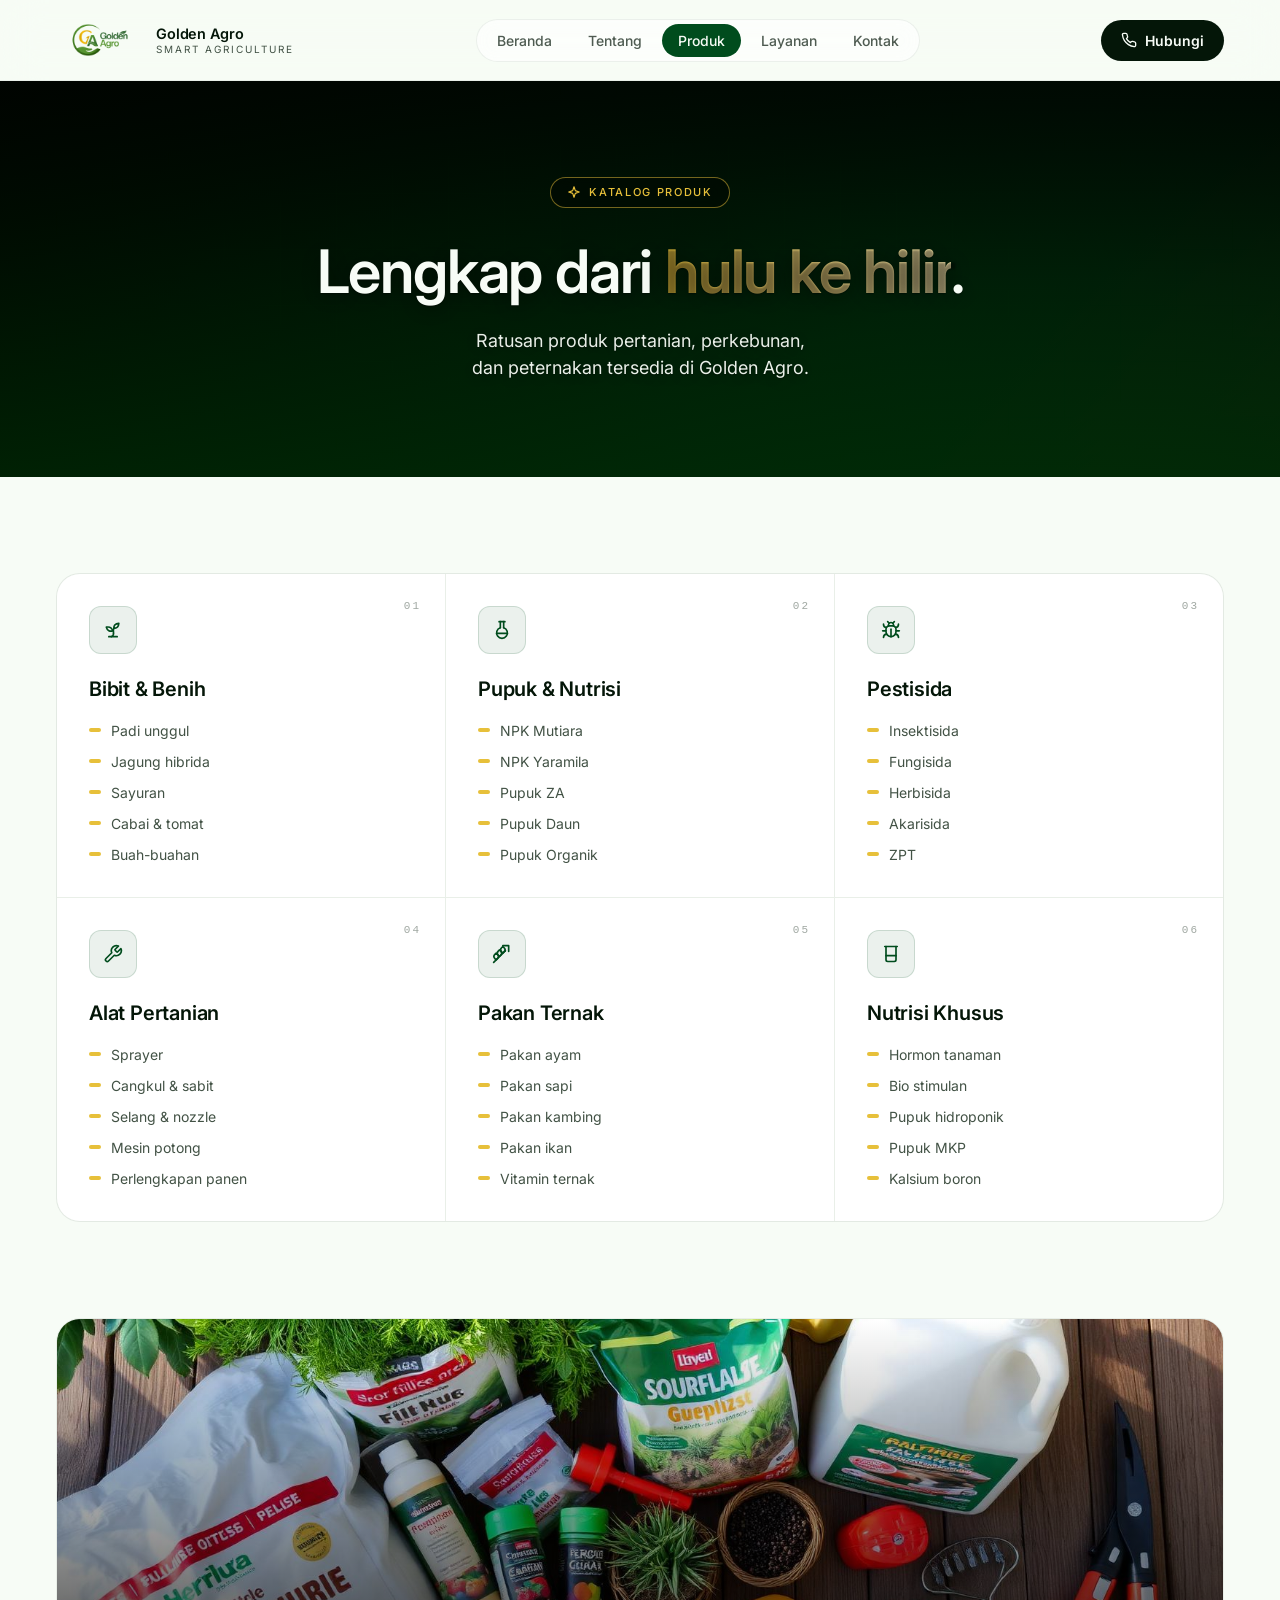
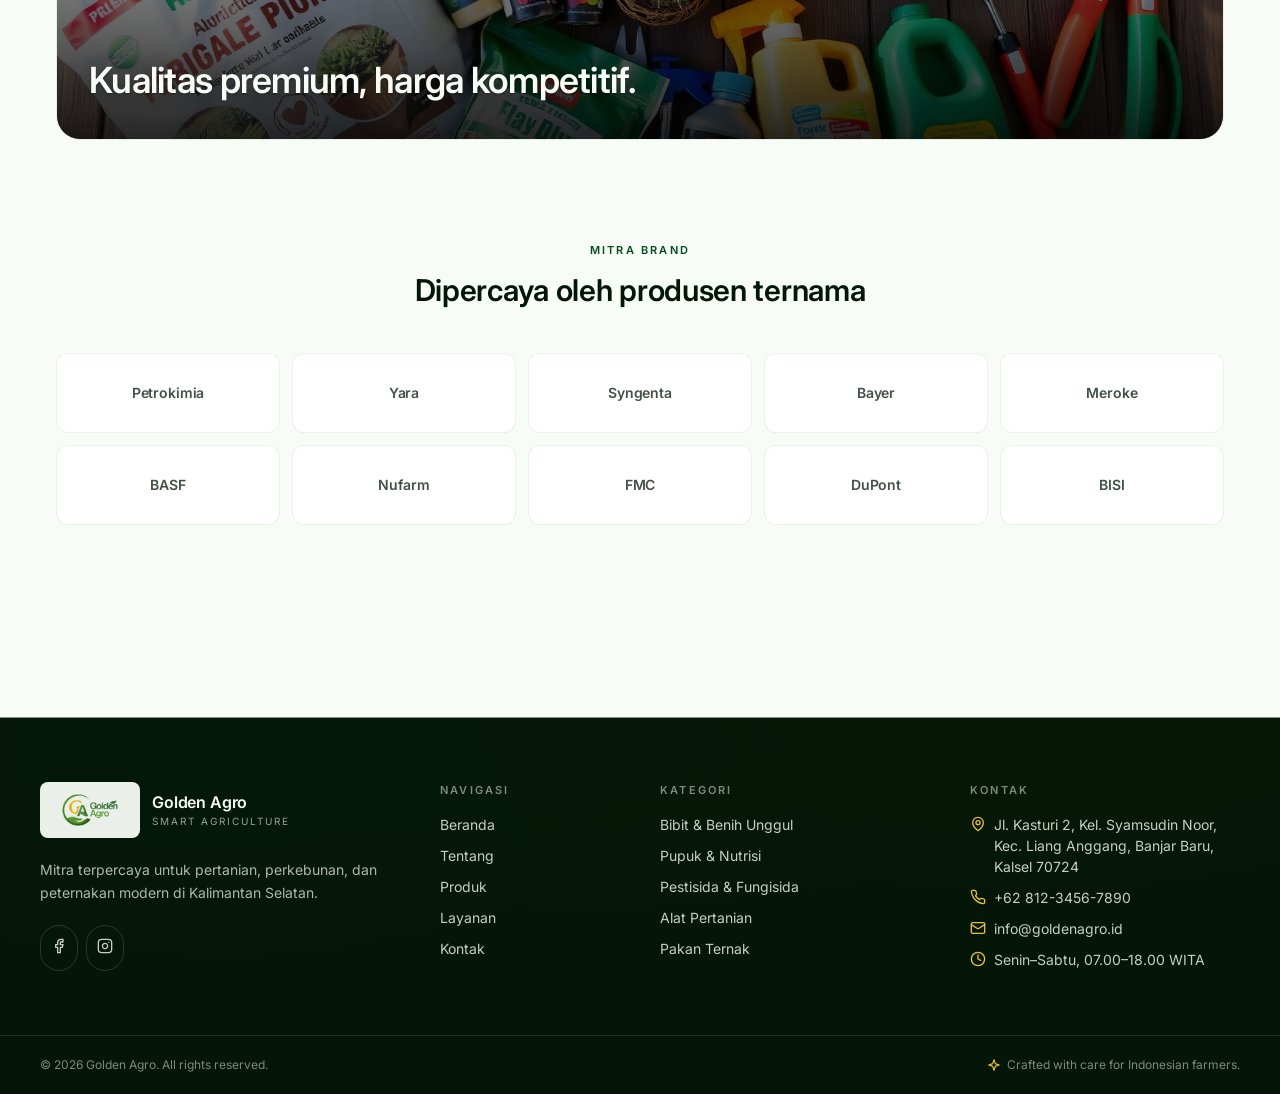
<file: produk.html>
<!doctype html>
<html lang="id">
<head>
<meta charset="utf-8">
<meta name="viewport" content="width=device-width, initial-scale=1">
<title>Produk — Golden Agro</title>
<meta name="description" content="Bibit, pupuk, pestisida, alat pertanian, dan pakan ternak premium.">
<meta property="og:title" content="Produk — Golden Agro">
<meta property="og:description" content="Bibit, pupuk, pestisida, alat pertanian, dan pakan ternak premium.">
<meta property="og:image" content="assets/products.jpg">
<meta name="twitter:card" content="summary_large_image">
<link rel="preconnect" href="https://fonts.googleapis.com">
<link rel="preconnect" href="https://fonts.gstatic.com" crossorigin>
<link href="https://fonts.googleapis.com/css2?family=Inter:wght@400;500;600;700&display=swap" rel="stylesheet">
<link rel="icon" href="assets/golden-agro-logo.png">
<link rel="stylesheet" href="assets/styles.css">
</head>
<body>
<header class="site-header">
  <div class="container bar">
    <a href="index.html" class="brand">
      <img src="assets/golden-agro-logo.png" alt="Golden Agro logo">
      <div class="meta"><span class="name">Golden Agro</span><span class="tag">Smart Agriculture</span></div>
    </a>
    <nav class="nav-pill" data-nav><a href="index.html">Beranda</a><a href="tentang.html">Tentang</a><a href="produk.html" class="active">Produk</a><a href="layanan.html">Layanan</a><a href="kontak.html">Kontak</a></nav>
    <a class="cta-pill" href="https://wa.me/6281234567890" target="_blank" rel="noreferrer"><svg class="icon" viewBox="0 0 24 24" fill="none" stroke="currentColor" stroke-width="2" stroke-linecap="round" stroke-linejoin="round"><path d="M22 16.92v3a2 2 0 0 1-2.18 2 19.79 19.79 0 0 1-8.63-3.07 19.5 19.5 0 0 1-6-6 19.79 19.79 0 0 1-3.07-8.67A2 2 0 0 1 4.11 2h3a2 2 0 0 1 2 1.72c.127.96.361 1.903.7 2.81a2 2 0 0 1-.45 2.11L8.09 9.91a16 16 0 0 0 6 6l1.27-1.27a2 2 0 0 1 2.11-.45c.907.339 1.85.573 2.81.7A2 2 0 0 1 22 16.92z"/></svg> Hubungi</a>
    <button class="menu-btn" aria-label="menu" data-menu-toggle><svg class="icon-lg" viewBox="0 0 24 24" fill="none" stroke="currentColor" stroke-width="2" stroke-linecap="round" stroke-linejoin="round"><line x1="4" x2="20" y1="12" y2="12"/><line x1="4" x2="20" y1="6" y2="6"/><line x1="4" x2="20" y1="18" y2="18"/></svg></button>
  </div>
  <div class="mobile-nav" data-mobile-nav>
    <nav data-nav><a href="index.html">Beranda</a><a href="tentang.html">Tentang</a><a href="produk.html" class="active">Produk</a><a href="layanan.html">Layanan</a><a href="kontak.html">Kontak</a></nav>
  </div>
</header>
<main>

<section class="hero page-hero" style="background:var(--gradient-hero)">
  <div class="hero-overlay"></div>
  <div class="bg-grid"></div>
  <div class="container">
    <span class="eyebrow"><svg class="icon-sm" viewBox="0 0 24 24" fill="none" stroke="currentColor" stroke-width="2" stroke-linecap="round" stroke-linejoin="round"><path d="m12 3-1.9 5.8a2 2 0 0 1-1.3 1.3L3 12l5.8 1.9a2 2 0 0 1 1.3 1.3L12 21l1.9-5.8a2 2 0 0 1 1.3-1.3L21 12l-5.8-1.9a2 2 0 0 1-1.3-1.3Z"/></svg> KATALOG PRODUK</span>
    <h1 class="text-readable">Lengkap dari <span class="shimmer">hulu ke hilir</span>.</h1>
    <p class="text-readable">Ratusan produk pertanian, perkebunan, dan peternakan tersedia di Golden Agro.</p>
  </div>
</section>

<section class="block">
  <div class="container">
    <div class="tiles">
<div class="tile"><div class="num">01</div><div class="ico"><svg class="icon-lg" viewBox="0 0 24 24" fill="none" stroke="currentColor" stroke-width="2" stroke-linecap="round" stroke-linejoin="round"><path d="M7 20h10"/><path d="M10 20c5.5-2.5.8-6.4 3-10"/><path d="M9.5 9.4c1.1.8 1.8 2.2 2.3 3.7-2 .4-3.5.4-4.8-.3-1.2-.6-2.3-1.9-3-4.2 2.8-.5 4.4 0 5.5.8z"/><path d="M14.1 6a7 7 0 0 0-1.1 4c1.9-.1 3.3-.6 4.3-1.4 1-1 1.6-2.3 1.7-4.6-2.7.1-4 1-4.9 2z"/></svg></div><h3>Bibit & Benih</h3><ul><li>Padi unggul</li><li>Jagung hibrida</li><li>Sayuran</li><li>Cabai & tomat</li><li>Buah-buahan</li></ul></div><div class="tile"><div class="num">02</div><div class="ico"><svg class="icon-lg" viewBox="0 0 24 24" fill="none" stroke="currentColor" stroke-width="2" stroke-linecap="round" stroke-linejoin="round"><path d="M10 2v7.31"/><path d="M14 9.3V1.99"/><path d="M8.5 2h7"/><path d="M14 9.3a6.5 6.5 0 1 1-4 0"/><path d="M5.52 16h12.96"/></svg></div><h3>Pupuk & Nutrisi</h3><ul><li>NPK Mutiara</li><li>NPK Yaramila</li><li>Pupuk ZA</li><li>Pupuk Daun</li><li>Pupuk Organik</li></ul></div><div class="tile"><div class="num">03</div><div class="ico"><svg class="icon-lg" viewBox="0 0 24 24" fill="none" stroke="currentColor" stroke-width="2" stroke-linecap="round" stroke-linejoin="round"><path d="m8 2 1.88 1.88"/><path d="M14.12 3.88 16 2"/><path d="M9 7.13v-1a3.003 3.003 0 1 1 6 0v1"/><path d="M12 20c-3.3 0-6-2.7-6-6v-3a4 4 0 0 1 4-4h4a4 4 0 0 1 4 4v3c0 3.3-2.7 6-6 6"/><path d="M12 20v-9"/><path d="M6.53 9C4.6 8.8 3 7.1 3 5"/><path d="M6 13H2"/><path d="M3 21c0-2.1 1.7-3.9 3.8-4"/><path d="M20.97 5c0 2.1-1.6 3.8-3.5 4"/><path d="M22 13h-4"/><path d="M17.2 17c2.1.1 3.8 1.9 3.8 4"/></svg></div><h3>Pestisida</h3><ul><li>Insektisida</li><li>Fungisida</li><li>Herbisida</li><li>Akarisida</li><li>ZPT</li></ul></div><div class="tile"><div class="num">04</div><div class="ico"><svg class="icon-lg" viewBox="0 0 24 24" fill="none" stroke="currentColor" stroke-width="2" stroke-linecap="round" stroke-linejoin="round"><path d="M14.7 6.3a1 1 0 0 0 0 1.4l1.6 1.6a1 1 0 0 0 1.4 0l3.77-3.77a6 6 0 0 1-7.94 7.94l-6.91 6.91a2.12 2.12 0 0 1-3-3l6.91-6.91a6 6 0 0 1 7.94-7.94l-3.76 3.76z"/></svg></div><h3>Alat Pertanian</h3><ul><li>Sprayer</li><li>Cangkul & sabit</li><li>Selang & nozzle</li><li>Mesin potong</li><li>Perlengkapan panen</li></ul></div><div class="tile"><div class="num">05</div><div class="ico"><svg class="icon-lg" viewBox="0 0 24 24" fill="none" stroke="currentColor" stroke-width="2" stroke-linecap="round" stroke-linejoin="round"><path d="M2 22 16 8"/><path d="M3.47 12.53 5 11l1.53 1.53a3.5 3.5 0 0 1 0 4.94L5 19l-1.53-1.53a3.5 3.5 0 0 1 0-4.94Z"/><path d="M7.47 8.53 9 7l1.53 1.53a3.5 3.5 0 0 1 0 4.94L9 15l-1.53-1.53a3.5 3.5 0 0 1 0-4.94Z"/><path d="M11.47 4.53 13 3l1.53 1.53a3.5 3.5 0 0 1 0 4.94L13 11l-1.53-1.53a3.5 3.5 0 0 1 0-4.94Z"/><path d="M20 9V2h-7"/><path d="M16 8h.01"/></svg></div><h3>Pakan Ternak</h3><ul><li>Pakan ayam</li><li>Pakan sapi</li><li>Pakan kambing</li><li>Pakan ikan</li><li>Vitamin ternak</li></ul></div><div class="tile"><div class="num">06</div><div class="ico"><svg class="icon-lg" viewBox="0 0 24 24" fill="none" stroke="currentColor" stroke-width="2" stroke-linecap="round" stroke-linejoin="round"><path d="M4.5 3h15"/><path d="M6 3v16a2 2 0 0 0 2 2h8a2 2 0 0 0 2-2V3"/><path d="M6 14h12"/></svg></div><h3>Nutrisi Khusus</h3><ul><li>Hormon tanaman</li><li>Bio stimulan</li><li>Pupuk hidroponik</li><li>Pupuk MKP</li><li>Kalsium boron</li></ul></div>
    </div>
  </div>
</section>

<section class="container" style="padding-bottom:96px">
  <div class="feature-image">
    <img src="assets/products.jpg" alt="Produk pertanian">
    <div class="veil"></div>
    <div class="cap text-readable">Kualitas premium, harga kompetitif.</div>
  </div>
</section>

<section class="container" style="padding-bottom:96px">
  <div style="text-align:center">
    <span class="kicker">Mitra Brand</span>
    <h2 style="margin-top:8px;font-size:clamp(1.5rem,3vw,1.875rem);font-weight:600;letter-spacing:-.01em">Dipercaya oleh produsen ternama</h2>
  </div>
  <div class="brands">
<div class="b">Petrokimia</div><div class="b">Yara</div><div class="b">Syngenta</div><div class="b">Bayer</div><div class="b">Meroke</div><div class="b">BASF</div><div class="b">Nufarm</div><div class="b">FMC</div><div class="b">DuPont</div><div class="b">BISI</div></div></section>
</main>
<footer class="site-footer">
  <div class="mesh"></div>
  <div class="container grid">
    <div>
      <div class="brand" style="color:var(--background)">
        <img src="assets/golden-agro-logo.png" alt="Golden Agro logo">
        <div><div style="font-weight:600;letter-spacing:-.01em">Golden Agro</div><div style="font-size:10px;text-transform:uppercase;letter-spacing:.2em;color:color-mix(in oklab,var(--background) 60%,transparent)">Smart Agriculture</div></div>
      </div>
      <p class="lead">Mitra terpercaya untuk pertanian, perkebunan, dan peternakan modern di Kalimantan Selatan.</p>
      <div class="socials">
        <a href="#" aria-label="Facebook"><svg class="icon" viewBox="0 0 24 24" fill="none" stroke="currentColor" stroke-width="2" stroke-linecap="round" stroke-linejoin="round"><path d="M18 2h-3a5 5 0 0 0-5 5v3H7v4h3v8h4v-8h3l1-4h-4V7a1 1 0 0 1 1-1h3z"/></svg></a>
        <a href="#" aria-label="Instagram"><svg class="icon" viewBox="0 0 24 24" fill="none" stroke="currentColor" stroke-width="2" stroke-linecap="round" stroke-linejoin="round"><rect width="20" height="20" x="2" y="2" rx="5"/><path d="M16 11.37A4 4 0 1 1 12.63 8 4 4 0 0 1 16 11.37z"/><line x1="17.5" x2="17.51" y1="6.5" y2="6.5"/></svg></a>
      </div>
    </div>
    <div>
      <h4>Navigasi</h4>
      <ul>
        <li><a href="index.html">Beranda</a></li>
        <li><a href="tentang.html">Tentang</a></li>
        <li><a href="produk.html">Produk</a></li>
        <li><a href="layanan.html">Layanan</a></li>
        <li><a href="kontak.html">Kontak</a></li>
      </ul>
    </div>
    <div>
      <h4>Kategori</h4>
      <ul>
        <li>Bibit & Benih Unggul</li><li>Pupuk & Nutrisi</li><li>Pestisida & Fungisida</li><li>Alat Pertanian</li><li>Pakan Ternak</li>
      </ul>
    </div>
    <div>
      <h4>Kontak</h4>
      <ul class="contact-list">
        <li><svg class="icon" viewBox="0 0 24 24" fill="none" stroke="currentColor" stroke-width="2" stroke-linecap="round" stroke-linejoin="round"><path d="M20 10c0 6-8 12-8 12s-8-6-8-12a8 8 0 0 1 16 0Z"/><circle cx="12" cy="10" r="3"/></svg><span>Jl. Kasturi 2, Kel. Syamsudin Noor, Kec. Liang Anggang, Banjar Baru, Kalsel 70724</span></li>
        <li><svg class="icon" viewBox="0 0 24 24" fill="none" stroke="currentColor" stroke-width="2" stroke-linecap="round" stroke-linejoin="round"><path d="M22 16.92v3a2 2 0 0 1-2.18 2 19.79 19.79 0 0 1-8.63-3.07 19.5 19.5 0 0 1-6-6 19.79 19.79 0 0 1-3.07-8.67A2 2 0 0 1 4.11 2h3a2 2 0 0 1 2 1.72c.127.96.361 1.903.7 2.81a2 2 0 0 1-.45 2.11L8.09 9.91a16 16 0 0 0 6 6l1.27-1.27a2 2 0 0 1 2.11-.45c.907.339 1.85.573 2.81.7A2 2 0 0 1 22 16.92z"/></svg><span>+62 812-3456-7890</span></li>
        <li><svg class="icon" viewBox="0 0 24 24" fill="none" stroke="currentColor" stroke-width="2" stroke-linecap="round" stroke-linejoin="round"><rect width="20" height="16" x="2" y="4" rx="2"/><path d="m22 7-8.97 5.7a1.94 1.94 0 0 1-2.06 0L2 7"/></svg><span>info@goldenagro.id</span></li>
        <li><svg class="icon" viewBox="0 0 24 24" fill="none" stroke="currentColor" stroke-width="2" stroke-linecap="round" stroke-linejoin="round"><circle cx="12" cy="12" r="10"/><polyline points="12 6 12 12 16 14"/></svg><span>Senin–Sabtu, 07.00–18.00 WITA</span></li>
      </ul>
    </div>
  </div>
  <div class="bottom">
    <div class="container row">
      <span>© <span data-year></span> Golden Agro. All rights reserved.</span>
      <span class="right"><svg class="icon-sm" viewBox="0 0 24 24" fill="none" stroke="currentColor" stroke-width="2" stroke-linecap="round" stroke-linejoin="round"><path d="m12 3-1.9 5.8a2 2 0 0 1-1.3 1.3L3 12l5.8 1.9a2 2 0 0 1 1.3 1.3L12 21l1.9-5.8a2 2 0 0 1 1.3-1.3L21 12l-5.8-1.9a2 2 0 0 1-1.3-1.3Z"/></svg> Crafted with care for Indonesian farmers.</span>
    </div>
  </div>
</footer>
<script src="assets/main.js" defer></script>
</body>
</html>
</file>
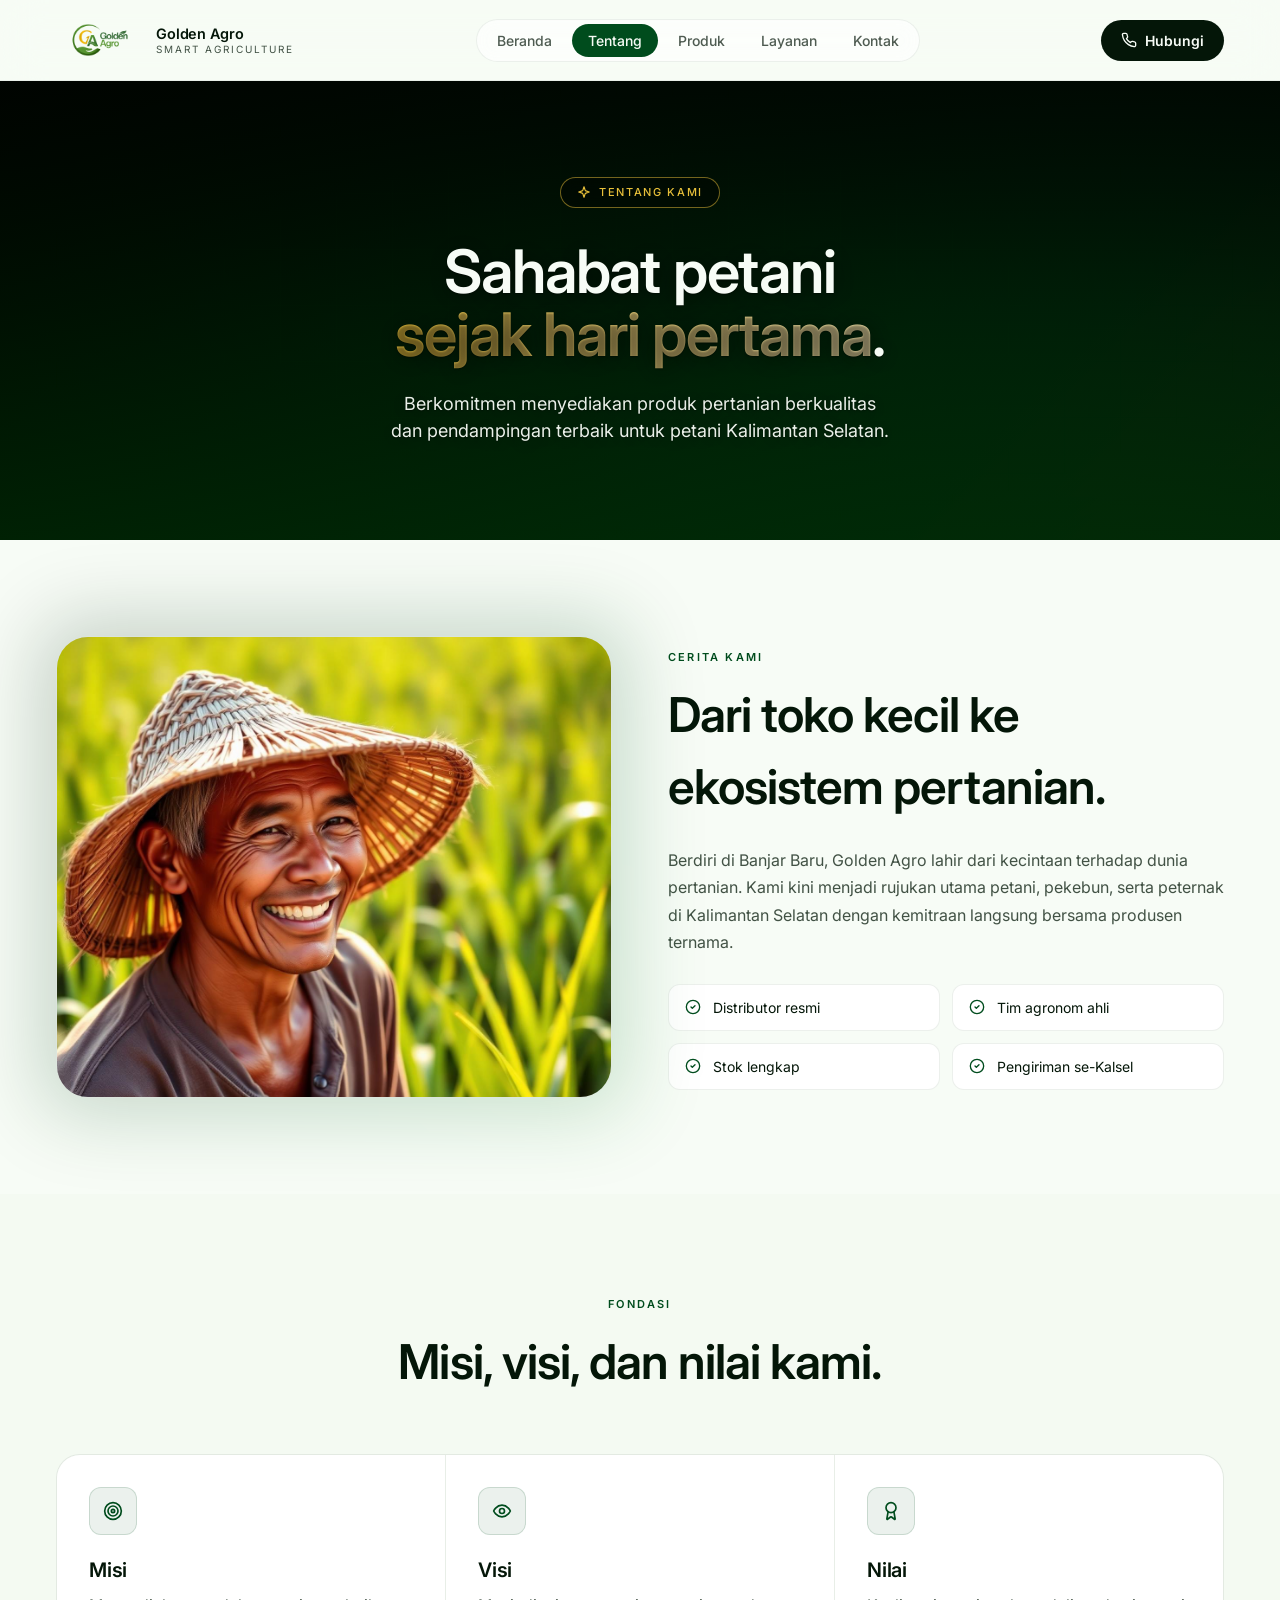
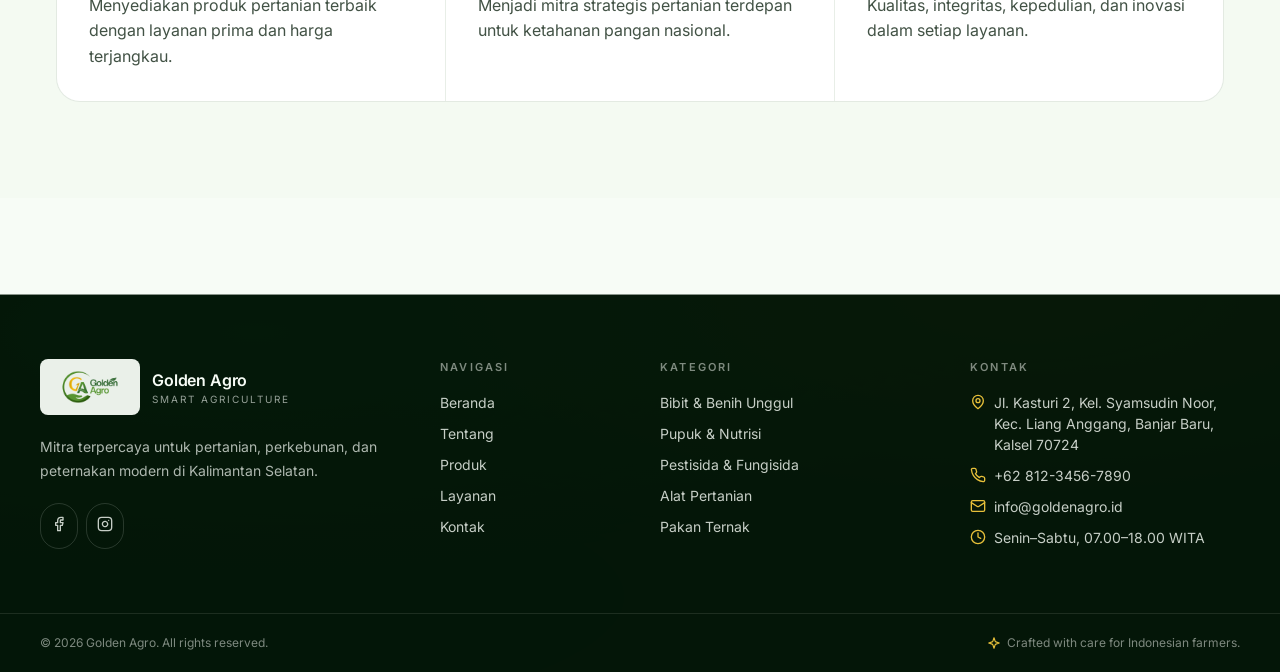
<file: tentang.html>
<!doctype html>
<html lang="id">
<head>
<meta charset="utf-8">
<meta name="viewport" content="width=device-width, initial-scale=1">
<title>Tentang Kami — Golden Agro</title>
<meta name="description" content="Mengenal Golden Agro, ekosistem pertanian modern di Banjar Baru.">
<meta property="og:title" content="Tentang Kami — Golden Agro">
<meta property="og:description" content="Mengenal Golden Agro, ekosistem pertanian modern di Banjar Baru.">
<meta property="og:image" content="assets/farmer.jpg">
<meta name="twitter:card" content="summary_large_image">
<link rel="preconnect" href="https://fonts.googleapis.com">
<link rel="preconnect" href="https://fonts.gstatic.com" crossorigin>
<link href="https://fonts.googleapis.com/css2?family=Inter:wght@400;500;600;700&display=swap" rel="stylesheet">
<link rel="icon" href="assets/golden-agro-logo.png">
<link rel="stylesheet" href="assets/styles.css">
</head>
<body>
<header class="site-header">
  <div class="container bar">
    <a href="index.html" class="brand">
      <img src="assets/golden-agro-logo.png" alt="Golden Agro logo">
      <div class="meta"><span class="name">Golden Agro</span><span class="tag">Smart Agriculture</span></div>
    </a>
    <nav class="nav-pill" data-nav><a href="index.html">Beranda</a><a href="tentang.html" class="active">Tentang</a><a href="produk.html">Produk</a><a href="layanan.html">Layanan</a><a href="kontak.html">Kontak</a></nav>
    <a class="cta-pill" href="https://wa.me/6281234567890" target="_blank" rel="noreferrer"><svg class="icon" viewBox="0 0 24 24" fill="none" stroke="currentColor" stroke-width="2" stroke-linecap="round" stroke-linejoin="round"><path d="M22 16.92v3a2 2 0 0 1-2.18 2 19.79 19.79 0 0 1-8.63-3.07 19.5 19.5 0 0 1-6-6 19.79 19.79 0 0 1-3.07-8.67A2 2 0 0 1 4.11 2h3a2 2 0 0 1 2 1.72c.127.96.361 1.903.7 2.81a2 2 0 0 1-.45 2.11L8.09 9.91a16 16 0 0 0 6 6l1.27-1.27a2 2 0 0 1 2.11-.45c.907.339 1.85.573 2.81.7A2 2 0 0 1 22 16.92z"/></svg> Hubungi</a>
    <button class="menu-btn" aria-label="menu" data-menu-toggle><svg class="icon-lg" viewBox="0 0 24 24" fill="none" stroke="currentColor" stroke-width="2" stroke-linecap="round" stroke-linejoin="round"><line x1="4" x2="20" y1="12" y2="12"/><line x1="4" x2="20" y1="6" y2="6"/><line x1="4" x2="20" y1="18" y2="18"/></svg></button>
  </div>
  <div class="mobile-nav" data-mobile-nav>
    <nav data-nav><a href="index.html">Beranda</a><a href="tentang.html" class="active">Tentang</a><a href="produk.html">Produk</a><a href="layanan.html">Layanan</a><a href="kontak.html">Kontak</a></nav>
  </div>
</header>
<main>

<section class="hero page-hero" style="background:var(--gradient-hero)">
  <div class="hero-overlay"></div>
  <div class="bg-grid"></div>
  <div class="container">
    <span class="eyebrow"><svg class="icon-sm" viewBox="0 0 24 24" fill="none" stroke="currentColor" stroke-width="2" stroke-linecap="round" stroke-linejoin="round"><path d="m12 3-1.9 5.8a2 2 0 0 1-1.3 1.3L3 12l5.8 1.9a2 2 0 0 1 1.3 1.3L12 21l1.9-5.8a2 2 0 0 1 1.3-1.3L21 12l-5.8-1.9a2 2 0 0 1-1.3-1.3Z"/></svg> TENTANG KAMI</span>
    <h1 class="text-readable">Sahabat petani <span class="shimmer">sejak hari pertama</span>.</h1>
    <p class="text-readable">Berkomitmen menyediakan produk pertanian berkualitas dan pendampingan terbaik untuk petani Kalimantan Selatan.</p>
  </div>
</section>

<section class="block">
  <div class="container about">
    <div class="about-img">
      <div class="glow"></div>
      <div class="frame"><img src="assets/farmer.jpg" alt="Petani"></div>
    </div>
    <div class="about-text">
      <span class="kicker">Cerita Kami</span>
      <h2 class="h2">Dari toko kecil ke ekosistem pertanian.</h2>
      <p>Berdiri di Banjar Baru, Golden Agro lahir dari kecintaan terhadap dunia pertanian. Kami kini menjadi rujukan utama petani, pekebun, serta peternak di Kalimantan Selatan dengan kemitraan langsung bersama produsen ternama.</p>
      <ul class="checklist">
        <li><svg class="icon" viewBox="0 0 24 24" fill="none" stroke="currentColor" stroke-width="2" stroke-linecap="round" stroke-linejoin="round"><circle cx="12" cy="12" r="10"/><path d="m9 12 2 2 4-4"/></svg> Distributor resmi</li>
        <li><svg class="icon" viewBox="0 0 24 24" fill="none" stroke="currentColor" stroke-width="2" stroke-linecap="round" stroke-linejoin="round"><circle cx="12" cy="12" r="10"/><path d="m9 12 2 2 4-4"/></svg> Tim agronom ahli</li>
        <li><svg class="icon" viewBox="0 0 24 24" fill="none" stroke="currentColor" stroke-width="2" stroke-linecap="round" stroke-linejoin="round"><circle cx="12" cy="12" r="10"/><path d="m9 12 2 2 4-4"/></svg> Stok lengkap</li>
        <li><svg class="icon" viewBox="0 0 24 24" fill="none" stroke="currentColor" stroke-width="2" stroke-linecap="round" stroke-linejoin="round"><circle cx="12" cy="12" r="10"/><path d="m9 12 2 2 4-4"/></svg> Pengiriman se-Kalsel</li>
      </ul>
    </div>
  </div>
</section>

<section class="block alt">
  <div class="container">
    <div class="section-head">
      <span class="kicker">Fondasi</span>
      <h2 class="h2">Misi, visi, dan nilai kami.</h2>
    </div>
    <div class="tiles" style="margin-top:56px">
      <div class="tile"><div class="ico"><svg class="icon-lg" viewBox="0 0 24 24" fill="none" stroke="currentColor" stroke-width="2" stroke-linecap="round" stroke-linejoin="round"><circle cx="12" cy="12" r="10"/><circle cx="12" cy="12" r="6"/><circle cx="12" cy="12" r="2"/></svg></div><h3>Misi</h3><p>Menyediakan produk pertanian terbaik dengan layanan prima dan harga terjangkau.</p></div>
      <div class="tile"><div class="ico"><svg class="icon-lg" viewBox="0 0 24 24" fill="none" stroke="currentColor" stroke-width="2" stroke-linecap="round" stroke-linejoin="round"><path d="M2 12s3-7 10-7 10 7 10 7-3 7-10 7-10-7-10-7Z"/><circle cx="12" cy="12" r="3"/></svg></div><h3>Visi</h3><p>Menjadi mitra strategis pertanian terdepan untuk ketahanan pangan nasional.</p></div>
      <div class="tile"><div class="ico"><svg class="icon-lg" viewBox="0 0 24 24" fill="none" stroke="currentColor" stroke-width="2" stroke-linecap="round" stroke-linejoin="round"><path d="m15.477 12.89 1.515 8.526a.5.5 0 0 1-.81.47l-3.58-2.687a1 1 0 0 0-1.197 0l-3.586 2.686a.5.5 0 0 1-.81-.469l1.514-8.526"/><circle cx="12" cy="8" r="6"/></svg></div><h3>Nilai</h3><p>Kualitas, integritas, kepedulian, dan inovasi dalam setiap layanan.</p></div>
    </div>
  </div>
</section>

</main>
<footer class="site-footer">
  <div class="mesh"></div>
  <div class="container grid">
    <div>
      <div class="brand" style="color:var(--background)">
        <img src="assets/golden-agro-logo.png" alt="Golden Agro logo">
        <div><div style="font-weight:600;letter-spacing:-.01em">Golden Agro</div><div style="font-size:10px;text-transform:uppercase;letter-spacing:.2em;color:color-mix(in oklab,var(--background) 60%,transparent)">Smart Agriculture</div></div>
      </div>
      <p class="lead">Mitra terpercaya untuk pertanian, perkebunan, dan peternakan modern di Kalimantan Selatan.</p>
      <div class="socials">
        <a href="#" aria-label="Facebook"><svg class="icon" viewBox="0 0 24 24" fill="none" stroke="currentColor" stroke-width="2" stroke-linecap="round" stroke-linejoin="round"><path d="M18 2h-3a5 5 0 0 0-5 5v3H7v4h3v8h4v-8h3l1-4h-4V7a1 1 0 0 1 1-1h3z"/></svg></a>
        <a href="#" aria-label="Instagram"><svg class="icon" viewBox="0 0 24 24" fill="none" stroke="currentColor" stroke-width="2" stroke-linecap="round" stroke-linejoin="round"><rect width="20" height="20" x="2" y="2" rx="5"/><path d="M16 11.37A4 4 0 1 1 12.63 8 4 4 0 0 1 16 11.37z"/><line x1="17.5" x2="17.51" y1="6.5" y2="6.5"/></svg></a>
      </div>
    </div>
    <div>
      <h4>Navigasi</h4>
      <ul>
        <li><a href="index.html">Beranda</a></li>
        <li><a href="tentang.html">Tentang</a></li>
        <li><a href="produk.html">Produk</a></li>
        <li><a href="layanan.html">Layanan</a></li>
        <li><a href="kontak.html">Kontak</a></li>
      </ul>
    </div>
    <div>
      <h4>Kategori</h4>
      <ul>
        <li>Bibit & Benih Unggul</li><li>Pupuk & Nutrisi</li><li>Pestisida & Fungisida</li><li>Alat Pertanian</li><li>Pakan Ternak</li>
      </ul>
    </div>
    <div>
      <h4>Kontak</h4>
      <ul class="contact-list">
        <li><svg class="icon" viewBox="0 0 24 24" fill="none" stroke="currentColor" stroke-width="2" stroke-linecap="round" stroke-linejoin="round"><path d="M20 10c0 6-8 12-8 12s-8-6-8-12a8 8 0 0 1 16 0Z"/><circle cx="12" cy="10" r="3"/></svg><span>Jl. Kasturi 2, Kel. Syamsudin Noor, Kec. Liang Anggang, Banjar Baru, Kalsel 70724</span></li>
        <li><svg class="icon" viewBox="0 0 24 24" fill="none" stroke="currentColor" stroke-width="2" stroke-linecap="round" stroke-linejoin="round"><path d="M22 16.92v3a2 2 0 0 1-2.18 2 19.79 19.79 0 0 1-8.63-3.07 19.5 19.5 0 0 1-6-6 19.79 19.79 0 0 1-3.07-8.67A2 2 0 0 1 4.11 2h3a2 2 0 0 1 2 1.72c.127.96.361 1.903.7 2.81a2 2 0 0 1-.45 2.11L8.09 9.91a16 16 0 0 0 6 6l1.27-1.27a2 2 0 0 1 2.11-.45c.907.339 1.85.573 2.81.7A2 2 0 0 1 22 16.92z"/></svg><span>+62 812-3456-7890</span></li>
        <li><svg class="icon" viewBox="0 0 24 24" fill="none" stroke="currentColor" stroke-width="2" stroke-linecap="round" stroke-linejoin="round"><rect width="20" height="16" x="2" y="4" rx="2"/><path d="m22 7-8.97 5.7a1.94 1.94 0 0 1-2.06 0L2 7"/></svg><span>info@goldenagro.id</span></li>
        <li><svg class="icon" viewBox="0 0 24 24" fill="none" stroke="currentColor" stroke-width="2" stroke-linecap="round" stroke-linejoin="round"><circle cx="12" cy="12" r="10"/><polyline points="12 6 12 12 16 14"/></svg><span>Senin–Sabtu, 07.00–18.00 WITA</span></li>
      </ul>
    </div>
  </div>
  <div class="bottom">
    <div class="container row">
      <span>© <span data-year></span> Golden Agro. All rights reserved.</span>
      <span class="right"><svg class="icon-sm" viewBox="0 0 24 24" fill="none" stroke="currentColor" stroke-width="2" stroke-linecap="round" stroke-linejoin="round"><path d="m12 3-1.9 5.8a2 2 0 0 1-1.3 1.3L3 12l5.8 1.9a2 2 0 0 1 1.3 1.3L12 21l1.9-5.8a2 2 0 0 1 1.3-1.3L21 12l-5.8-1.9a2 2 0 0 1-1.3-1.3Z"/></svg> Crafted with care for Indonesian farmers.</span>
    </div>
  </div>
</footer>
<script src="assets/main.js" defer></script>
</body>
</html>
</file>
<file: assets/styles.css>
/* Golden Agro - Static styles */
:root {
  --background: oklch(0.985 0.008 140);
  --foreground: oklch(0.18 0.04 150);
  --card: #ffffff;
  --primary: oklch(0.36 0.11 152);
  --primary-foreground: oklch(0.985 0.008 140);
  --primary-glow: oklch(0.68 0.18 150);
  --secondary: oklch(0.96 0.02 140);
  --muted: oklch(0.97 0.012 140);
  --muted-foreground: oklch(0.42 0.03 150);
  --gold: oklch(0.82 0.15 92);
  --gold-foreground: oklch(0.22 0.07 80);
  --border: oklch(0.92 0.012 145);
  --gradient-hero: linear-gradient(135deg, oklch(0.18 0.06 152) 0%, oklch(0.32 0.1 150) 50%, oklch(0.55 0.16 145) 100%);
  --gradient-gold: linear-gradient(135deg, oklch(0.86 0.16 92) 0%, oklch(0.72 0.17 80) 100%);
  --gradient-mesh:
    radial-gradient(at 20% 10%, oklch(0.68 0.18 150 / 0.18) 0px, transparent 50%),
    radial-gradient(at 80% 0%, oklch(0.82 0.15 92 / 0.15) 0px, transparent 50%),
    radial-gradient(at 0% 80%, oklch(0.36 0.11 152 / 0.12) 0px, transparent 50%);
  --grid-line: oklch(0.36 0.11 152 / 0.08);
  --shadow-card: 0 1px 2px oklch(0.18 0.06 152 / 0.04), 0 8px 24px -12px oklch(0.18 0.06 152 / 0.12);
  --shadow-gold: 0 10px 40px -15px oklch(0.82 0.15 92 / 0.5);
  --shadow-glow: 0 0 80px -20px oklch(0.68 0.18 150 / 0.55);
  --overlay-strong: linear-gradient(180deg, oklch(0.08 0.03 150 / 0.85) 0%, oklch(0.14 0.05 152 / 0.78) 50%, oklch(0.22 0.08 150 / 0.82) 100%);
}

* { box-sizing: border-box; margin: 0; padding: 0; }
html { scroll-behavior: smooth; }
body {
  font-family: 'Inter', system-ui, -apple-system, Segoe UI, Roboto, sans-serif;
  background: var(--background);
  color: var(--foreground);
  -webkit-font-smoothing: antialiased;
  line-height: 1.5;
}
img { max-width: 100%; display: block; }
a { color: inherit; text-decoration: none; }
button { font: inherit; cursor: pointer; border: 0; background: none; color: inherit; }

.container { max-width: 1200px; margin: 0 auto; padding: 0 1rem; }

/* ===== Header ===== */
.site-header {
  position: sticky; top: 0; z-index: 50;
  border-bottom: 1px solid color-mix(in oklab, var(--border) 60%, transparent);
  background: color-mix(in oklab, var(--background) 70%, transparent);
  backdrop-filter: blur(20px);
}
.site-header .bar { display: flex; align-items: center; justify-content: space-between; height: 80px; }
.brand { display: flex; align-items: center; gap: 12px; }
.brand img { height: 44px; width: auto; }
.brand .name { font-weight: 600; letter-spacing: -.01em; font-size: .9rem; }
.brand .tag { font-size: 10px; text-transform: uppercase; letter-spacing: .2em; color: var(--muted-foreground); display: block; margin-top: 2px; }
.brand .meta { display: none; }
@media (min-width: 640px) { .brand .meta { display: block; line-height: 1.1; } }

.nav-pill {
  display: none;
  gap: 4px; padding: 4px;
  border-radius: 999px;
  border: 1px solid color-mix(in oklab, var(--border) 60%, transparent);
  background: color-mix(in oklab, var(--card) 60%, transparent);
  backdrop-filter: blur(10px);
}
.nav-pill a {
  padding: 6px 16px; border-radius: 999px;
  font-size: .875rem; font-weight: 500;
  color: color-mix(in oklab, var(--foreground) 70%, transparent);
  transition: all .2s;
}
.nav-pill a:hover { color: var(--foreground); }
.nav-pill a.active { background: var(--primary); color: var(--primary-foreground); }
@media (min-width: 768px) { .nav-pill { display: inline-flex; } }

.cta-pill {
  display: none; align-items: center; gap: 8px;
  padding: 10px 20px; border-radius: 999px;
  background: var(--foreground); color: var(--background);
  font-size: .875rem; font-weight: 600;
  transition: all .2s;
}
.cta-pill:hover { background: var(--primary); color: var(--primary-foreground); }
@media (min-width: 768px) { .cta-pill { display: inline-flex; } }

.menu-btn { display: inline-flex; padding: 8px; }
@media (min-width: 768px) { .menu-btn { display: none; } }

.mobile-nav { display: none; border-top: 1px solid var(--border); background: var(--background); }
.mobile-nav.open { display: block; }
.mobile-nav nav { display: flex; flex-direction: column; padding: 16px; }
.mobile-nav a { padding: 12px 0; font-size: .875rem; font-weight: 500; color: color-mix(in oklab, var(--foreground) 80%, transparent); }
.mobile-nav a.active { color: var(--primary); font-weight: 600; }

/* ===== Buttons ===== */
.btn { display: inline-flex; align-items: center; gap: 8px; padding: 14px 28px; border-radius: 999px; font-size: .875rem; font-weight: 600; transition: all .25s; }
.btn-gold { background: var(--gold); color: var(--gold-foreground); box-shadow: var(--shadow-gold); }
.btn-gold:hover { box-shadow: var(--shadow-glow); transform: translateY(-1px); }
.btn-ghost { border: 1px solid color-mix(in oklab, var(--primary-foreground) 25%, transparent); background: color-mix(in oklab, var(--primary-foreground) 5%, transparent); color: var(--primary-foreground); backdrop-filter: blur(8px); }
.btn-ghost:hover { background: color-mix(in oklab, var(--primary-foreground) 10%, transparent); }
.btn-dark { background: var(--foreground); color: var(--background); }
.btn-dark:hover { background: var(--primary); color: var(--primary-foreground); }
.icon { width: 16px; height: 16px; }
.icon-sm { width: 14px; height: 14px; }
.icon-lg { width: 20px; height: 20px; }

/* ===== Hero ===== */
.hero { position: relative; overflow: hidden; color: var(--primary-foreground); }
.hero-bg { position: absolute; inset: 0; z-index: -1; }
.hero-bg img { width: 100%; height: 100%; object-fit: cover; filter: brightness(0.55); }
.hero-bg.gradient { background: var(--gradient-hero); }
.hero-overlay {
  position: absolute; inset: 0;
  background-image: var(--overlay-strong),
    radial-gradient(ellipse at center, transparent 30%, oklch(0.05 0.02 150 / 0.55) 100%);
}
.bg-grid {
  position: absolute; inset: 0;
  background-image:
    linear-gradient(to right, var(--grid-line) 1px, transparent 1px),
    linear-gradient(to bottom, var(--grid-line) 1px, transparent 1px);
  background-size: 56px 56px;
  -webkit-mask-image: radial-gradient(ellipse at center, black 40%, transparent 75%);
  mask-image: radial-gradient(ellipse at center, black 40%, transparent 75%);
  opacity: .25;
}
.hero .container { position: relative; padding-top: 96px; padding-bottom: 112px; text-align: center; }
@media (min-width: 768px) { .hero .container { padding-top: 144px; padding-bottom: 160px; } }
.eyebrow {
  display: inline-flex; align-items: center; gap: 8px;
  padding: 6px 16px; border-radius: 999px;
  border: 1px solid color-mix(in oklab, var(--gold) 50%, transparent);
  background: rgba(0,0,0,.3); color: var(--gold);
  font-size: 11px; font-weight: 500; letter-spacing: .15em;
  backdrop-filter: blur(8px);
}
.hero h1 { margin: 32px auto 0; max-width: 800px; font-size: clamp(2.5rem, 6vw, 4.5rem); font-weight: 600; line-height: 1.05; letter-spacing: -.02em; text-wrap: balance; }
.hero p { margin: 24px auto 0; max-width: 560px; font-size: 1rem; color: color-mix(in oklab, var(--primary-foreground) 95%, transparent); text-wrap: balance; }
@media (min-width: 768px) { .hero p { font-size: 1.125rem; } }
.text-readable { text-shadow: 0 2px 24px oklch(0.05 0.02 150 / 0.55), 0 1px 2px oklch(0.05 0.02 150 / 0.4); }
.shimmer {
  background: linear-gradient(90deg, var(--gold) 0%, oklch(0.95 0.08 95) 50%, var(--gold) 100%);
  background-size: 200% 100%;
  -webkit-background-clip: text; background-clip: text; color: transparent;
  animation: shimmer 4s linear infinite;
}
@keyframes shimmer { 0% { background-position: -200% 0 } 100% { background-position: 200% 0 } }
.hero-actions { margin-top: 40px; display: flex; flex-wrap: wrap; gap: 12px; justify-content: center; }

.stats {
  position: relative; margin: 80px auto 0; max-width: 960px;
  display: grid; grid-template-columns: repeat(2, 1fr); gap: 1px;
  overflow: hidden; border-radius: 16px;
  border: 1px solid rgba(255,255,255,.15);
  background: rgba(0,0,0,.3); backdrop-filter: blur(20px);
}
@media (min-width: 768px) { .stats { grid-template-columns: repeat(4, 1fr); } }
.stats .item { background: rgba(0,0,0,.4); padding: 28px 24px; text-align: center; backdrop-filter: blur(8px); }
.stats .n { font-size: 2rem; font-weight: 600; letter-spacing: -.02em; color: var(--gold); }
@media (min-width: 768px) { .stats .n { font-size: 2.25rem; } }
.stats .l { margin-top: 4px; font-size: 11px; text-transform: uppercase; letter-spacing: .18em; color: color-mix(in oklab, var(--primary-foreground) 85%, transparent); }

/* ===== Sections ===== */
section.block { position: relative; padding: 96px 0; background: var(--background); }
section.block.alt { background: color-mix(in oklab, var(--secondary) 30%, var(--background)); }
.bg-mesh-overlay { position: absolute; inset: 0; background-image: var(--gradient-mesh); opacity: .6; pointer-events: none; }
.section-head { max-width: 640px; margin: 0 auto; text-align: center; position: relative; }
.kicker { font-size: 11px; font-weight: 600; text-transform: uppercase; letter-spacing: .2em; color: var(--primary); }
.h2 { margin-top: 12px; font-size: clamp(1.875rem, 4vw, 3rem); font-weight: 600; letter-spacing: -.02em; text-wrap: balance; }
.h2 .italic { font-style: italic; color: var(--primary); }

/* Pillar grid (4 cells) */
.pillars { margin-top: 64px; display: grid; gap: 1px; overflow: hidden; border-radius: 24px; border: 1px solid color-mix(in oklab, var(--border) 60%, transparent); background: color-mix(in oklab, var(--border) 60%, transparent); grid-template-columns: 1fr; }
@media (min-width: 768px) { .pillars { grid-template-columns: 1fr 1fr; } }
@media (min-width: 1024px) { .pillars { grid-template-columns: repeat(4, 1fr); } }
.pillar { position: relative; background: var(--card); padding: 32px; transition: background .25s; }
.pillar:hover { background: color-mix(in oklab, var(--secondary) 40%, var(--card)); }
.pillar .ico {
  width: 48px; height: 48px; border-radius: 12px;
  background: color-mix(in oklab, var(--primary) 8%, transparent);
  color: var(--primary);
  display: flex; align-items: center; justify-content: center;
  box-shadow: inset 0 0 0 1px color-mix(in oklab, var(--primary) 15%, transparent);
  margin-bottom: 24px;
  transition: all .25s;
}
.pillar:hover .ico { background: var(--primary); color: var(--primary-foreground); }
.pillar h3 { font-size: 1.125rem; font-weight: 600; letter-spacing: -.01em; }
.pillar p { margin-top: 8px; font-size: .875rem; color: var(--muted-foreground); line-height: 1.6; }

/* About */
.about { display: grid; gap: 56px; align-items: center; grid-template-columns: 1fr; }
@media (min-width: 768px) { .about { grid-template-columns: 1fr 1fr; } }
.about-img { position: relative; }
.about-img .glow { position: absolute; inset: -16px; background: var(--gradient-hero); opacity: .2; filter: blur(40px); border-radius: 32px; }
.about-img .frame { position: relative; overflow: hidden; border-radius: 32px; border: 1px solid color-mix(in oklab, var(--border) 60%, transparent); }
.about-img img { height: 460px; width: 100%; object-fit: cover; }
.about-img .veil { position: absolute; inset: 0; background: linear-gradient(to top, rgba(0,0,0,.85), rgba(0,0,0,.4) 40%, transparent 70%); }
.about-img .badge-row { position: absolute; left: 24px; right: 24px; bottom: 24px; display: flex; align-items: flex-end; justify-content: space-between; color: var(--primary-foreground); }
.about-img .big-n { font-size: 2.25rem; font-weight: 600; letter-spacing: -.02em; }
.about-img .small { font-size: 11px; text-transform: uppercase; letter-spacing: .18em; color: color-mix(in oklab, var(--primary-foreground) 80%, transparent); }
.about-img .chip { padding: 6px 16px; border-radius: 999px; border: 1px solid color-mix(in oklab, var(--primary-foreground) 30%, transparent); background: color-mix(in oklab, var(--primary-foreground) 10%, transparent); font-size: 11px; text-transform: uppercase; letter-spacing: .18em; backdrop-filter: blur(8px); }
.about-text h2 { margin-top: 12px; }
.about-text p { margin-top: 24px; color: var(--muted-foreground); line-height: 1.7; }
.about-bullets { margin-top: 32px; display: grid; grid-template-columns: repeat(3, 1fr); gap: 12px; }
.about-bullets .b { border-radius: 12px; border: 1px solid color-mix(in oklab, var(--border) 60%, transparent); background: var(--card); padding: 16px; text-align: center; }
.about-bullets .b svg { margin: 0 auto; color: var(--primary); }
.about-bullets .b .t { margin-top: 8px; font-size: 12px; font-weight: 500; }
.link-arrow { display: inline-flex; align-items: center; gap: 8px; margin-top: 32px; font-size: .875rem; font-weight: 600; color: var(--primary); transition: gap .2s; }
.link-arrow:hover { gap: 12px; }

/* Product cards */
.row-head { display: flex; flex-wrap: wrap; align-items: flex-end; justify-content: space-between; gap: 24px; }
.cards { margin-top: 56px; display: grid; gap: 20px; grid-template-columns: 1fr; }
@media (min-width: 768px) { .cards { grid-template-columns: repeat(2, 1fr); } }
@media (min-width: 1024px) { .cards { grid-template-columns: repeat(3, 1fr); } }
.card {
  position: relative; overflow: hidden; border-radius: 16px;
  border: 1px solid color-mix(in oklab, var(--border) 60%, transparent);
  background: var(--card); padding: 28px;
  transition: all .25s;
}
.card:hover { border-color: color-mix(in oklab, var(--primary) 40%, transparent); box-shadow: var(--shadow-card); }
.card .num { position: absolute; right: 24px; top: 24px; font-family: ui-monospace, monospace; font-size: 11px; letter-spacing: .18em; color: color-mix(in oklab, var(--muted-foreground) 50%, transparent); }
.card .leaf { color: color-mix(in oklab, var(--primary) 80%, transparent); }
.card h3 { margin-top: 32px; font-size: 1.125rem; font-weight: 600; letter-spacing: -.01em; }
.card p { margin-top: 6px; font-size: .875rem; color: var(--muted-foreground); }

/* Tile grid (categories, services - bordered) */
.tiles { display: grid; gap: 1px; overflow: hidden; border-radius: 24px; border: 1px solid color-mix(in oklab, var(--border) 60%, transparent); background: color-mix(in oklab, var(--border) 60%, transparent); grid-template-columns: 1fr; }
@media (min-width: 768px) { .tiles { grid-template-columns: 1fr 1fr; } }
@media (min-width: 1024px) { .tiles { grid-template-columns: repeat(3, 1fr); } }
.tile { position: relative; background: var(--card); padding: 32px; transition: background .25s; }
.tile:hover { background: color-mix(in oklab, var(--secondary) 40%, var(--card)); }
.tile .num { position: absolute; right: 24px; top: 24px; font-family: ui-monospace, monospace; font-size: 11px; letter-spacing: .18em; color: color-mix(in oklab, var(--muted-foreground) 50%, transparent); }
.tile .ico { width: 48px; height: 48px; border-radius: 12px; background: color-mix(in oklab, var(--primary) 8%, transparent); color: var(--primary); display: flex; align-items: center; justify-content: center; box-shadow: inset 0 0 0 1px color-mix(in oklab, var(--primary) 15%, transparent); margin-bottom: 20px; transition: all .25s; }
.tile:hover .ico { background: var(--primary); color: var(--primary-foreground); }
.tile h3 { font-size: 1.25rem; font-weight: 600; letter-spacing: -.01em; }
.tile p { margin-top: 8px; color: var(--muted-foreground); line-height: 1.6; }
.tile ul { margin-top: 16px; list-style: none; display: flex; flex-direction: column; gap: 10px; font-size: .875rem; color: var(--muted-foreground); }
.tile ul li { display: flex; align-items: center; gap: 10px; }
.tile ul li::before { content: ''; height: 4px; width: 12px; background: var(--gold); border-radius: 999px; flex: 0 0 auto; }

/* CTA banner */
.cta-wrap { position: relative; overflow: hidden; border-radius: 24px; border: 1px solid color-mix(in oklab, var(--primary) 20%, transparent); background: var(--gradient-hero); padding: 40px; }
@media (min-width: 768px) { .cta-wrap { padding: 64px; } }
.cta-wrap .blob { position: absolute; width: 320px; height: 320px; border-radius: 50%; filter: blur(60px); animation: float 6s ease-in-out infinite; }
.cta-wrap .blob.a { right: -80px; top: -80px; background: color-mix(in oklab, var(--gold) 30%, transparent); }
.cta-wrap .blob.b { left: -80px; bottom: -80px; background: color-mix(in oklab, var(--primary) 40%, transparent); animation-delay: 2s; }
@keyframes float { 0%,100% { transform: translateY(0) } 50% { transform: translateY(-12px) } }
.cta-inner { position: relative; display: grid; gap: 32px; align-items: center; grid-template-columns: 1fr; color: var(--primary-foreground); }
@media (min-width: 768px) { .cta-inner { grid-template-columns: 1fr 1fr; } }
.cta-inner .kicker-gold { font-size: 11px; font-weight: 600; text-transform: uppercase; letter-spacing: .2em; color: var(--gold); }
.cta-inner h2 { margin-top: 12px; font-size: clamp(1.875rem, 4vw, 3rem); font-weight: 600; letter-spacing: -.02em; text-wrap: balance; }
.cta-inner .desc { margin-top: 16px; max-width: 480px; color: color-mix(in oklab, var(--primary-foreground) 95%, transparent); }
.cta-actions { display: flex; flex-wrap: wrap; gap: 12px; }
@media (min-width: 768px) { .cta-actions { justify-content: flex-end; } }

/* Products page hero feature image */
.feature-image { position: relative; overflow: hidden; border-radius: 24px; border: 1px solid color-mix(in oklab, var(--border) 60%, transparent); }
.feature-image img { height: 288px; width: 100%; object-fit: cover; }
@media (min-width: 768px) { .feature-image img { height: 420px; } }
.feature-image .veil { position: absolute; inset: 0; background: linear-gradient(to top, rgba(0,0,0,.85), rgba(0,0,0,.4) 50%, transparent); }
.feature-image .cap { position: absolute; left: 32px; right: 32px; bottom: 32px; color: var(--primary-foreground); font-size: clamp(1.5rem, 3vw, 2.25rem); font-weight: 600; letter-spacing: -.02em; }

/* Brand logos */
.brands { margin-top: 40px; display: grid; gap: 12px; grid-template-columns: repeat(2, 1fr); }
@media (min-width: 640px) { .brands { grid-template-columns: repeat(3, 1fr); } }
@media (min-width: 768px) { .brands { grid-template-columns: repeat(5, 1fr); } }
.brands .b {
  height: 80px; display: flex; align-items: center; justify-content: center;
  border-radius: 12px; border: 1px solid color-mix(in oklab, var(--border) 60%, transparent);
  background: var(--card); font-size: .875rem; font-weight: 600; letter-spacing: -.01em;
  color: var(--muted-foreground); transition: all .2s;
}
.brands .b:hover { border-color: color-mix(in oklab, var(--primary) 40%, transparent); color: var(--foreground); }

/* About list bullets */
.checklist { margin-top: 28px; display: grid; gap: 12px; grid-template-columns: 1fr; }
@media (min-width: 640px) { .checklist { grid-template-columns: 1fr 1fr; } }
.checklist li { list-style: none; display: flex; align-items: center; gap: 12px; padding: 12px 16px; border-radius: 12px; border: 1px solid color-mix(in oklab, var(--border) 60%, transparent); background: var(--card); font-size: .875rem; }
.checklist li svg { color: var(--primary); }

/* Contact */
.contact-grid { display: grid; gap: 40px; grid-template-columns: 1fr; }
@media (min-width: 768px) { .contact-grid { grid-template-columns: 1fr 1fr; } }
.info-card { display: flex; gap: 16px; padding: 20px; border-radius: 16px; border: 1px solid color-mix(in oklab, var(--border) 60%, transparent); background: var(--card); transition: border-color .2s; }
.info-card + .info-card { margin-top: 16px; }
.info-card:hover { border-color: color-mix(in oklab, var(--primary) 40%, transparent); }
.info-card .ico { width: 44px; height: 44px; flex: 0 0 auto; border-radius: 12px; background: color-mix(in oklab, var(--primary) 8%, transparent); color: var(--primary); display: flex; align-items: center; justify-content: center; box-shadow: inset 0 0 0 1px color-mix(in oklab, var(--primary) 15%, transparent); }
.info-card h3 { font-size: 11px; font-weight: 600; text-transform: uppercase; letter-spacing: .18em; color: var(--muted-foreground); }
.info-card p { margin-top: 4px; font-size: .875rem; }
.map-wrap { margin-top: 16px; overflow: hidden; border-radius: 16px; border: 1px solid color-mix(in oklab, var(--border) 60%, transparent); }
.map-wrap iframe { width: 100%; height: 288px; border: 0; display: block; }
.contact-form { height: fit-content; border-radius: 24px; border: 1px solid color-mix(in oklab, var(--border) 60%, transparent); background: var(--card); padding: 32px; }
.contact-form h2 { margin-top: 8px; font-size: 1.5rem; font-weight: 600; letter-spacing: -.01em; }
.contact-form .sub { margin-top: 4px; font-size: .875rem; color: var(--muted-foreground); }
.contact-form .fields { margin-top: 24px; display: flex; flex-direction: column; gap: 12px; }
.contact-form input, .contact-form textarea {
  width: 100%; padding: 12px 16px; border-radius: 12px;
  border: 1px solid var(--border); background: var(--background);
  font-size: .875rem; font-family: inherit; color: inherit;
  outline: none; transition: all .2s;
}
.contact-form input:focus, .contact-form textarea:focus { border-color: var(--primary); box-shadow: 0 0 0 3px color-mix(in oklab, var(--primary) 20%, transparent); }
.contact-form textarea { resize: vertical; min-height: 120px; }
.contact-form button { width: 100%; justify-content: center; padding: 14px 24px; border-radius: 12px; }
.form-msg { display: none; text-align: center; font-size: .875rem; font-weight: 500; color: var(--primary); }
.form-msg.show { display: block; }

/* ===== Footer ===== */
.site-footer { position: relative; overflow: hidden; margin-top: 96px; border-top: 1px solid color-mix(in oklab, var(--border) 60%, transparent); background: var(--foreground); color: var(--background); }
.site-footer .mesh { position: absolute; inset: 0; background-image: var(--gradient-mesh); opacity: .1; pointer-events: none; }
.site-footer .grid { position: relative; display: grid; gap: 40px; padding: 64px 0; grid-template-columns: 1fr; }
@media (min-width: 768px) { .site-footer .grid { grid-template-columns: 2fr 1fr 1.5fr 1.5fr; } }
.site-footer .brand img { background: color-mix(in oklab, var(--background) 95%, transparent); padding: 6px; border-radius: 8px; height: 56px; }
.site-footer .lead { margin-top: 20px; max-width: 360px; font-size: .875rem; line-height: 1.7; color: color-mix(in oklab, var(--background) 70%, transparent); }
.socials { margin-top: 20px; display: flex; gap: 8px; }
.socials a { padding: 10px; border-radius: 999px; border: 1px solid color-mix(in oklab, var(--background) 15%, transparent); color: color-mix(in oklab, var(--background) 80%, transparent); transition: all .2s; }
.socials a:hover { border-color: var(--gold); color: var(--gold); }
.site-footer h4 { margin-bottom: 16px; font-size: 11px; font-weight: 600; text-transform: uppercase; letter-spacing: .2em; color: color-mix(in oklab, var(--background) 50%, transparent); }
.site-footer ul { list-style: none; display: flex; flex-direction: column; gap: 10px; font-size: .875rem; color: color-mix(in oklab, var(--background) 80%, transparent); }
.site-footer ul a:hover { color: var(--gold); }
.site-footer .contact-list li { display: flex; gap: 8px; align-items: flex-start; }
.site-footer .contact-list svg { color: var(--gold); flex: 0 0 auto; margin-top: 2px; }
.site-footer .bottom { position: relative; border-top: 1px solid color-mix(in oklab, var(--background) 10%, transparent); }
.site-footer .bottom .row { display: flex; flex-direction: column; gap: 8px; align-items: center; justify-content: space-between; padding: 20px 0; font-size: 12px; color: color-mix(in oklab, var(--background) 50%, transparent); }
@media (min-width: 768px) { .site-footer .bottom .row { flex-direction: row; } }
.site-footer .bottom .row .right { display: inline-flex; align-items: center; gap: 6px; }
.site-footer .bottom .row .right svg { color: var(--gold); }

/* Page hero (smaller) */
.page-hero .container { padding-top: 96px; padding-bottom: 96px; }
.page-hero h1 { font-size: clamp(2rem, 5vw, 3.75rem); }

/* Utilities */
.relative { position: relative; }
</file>
